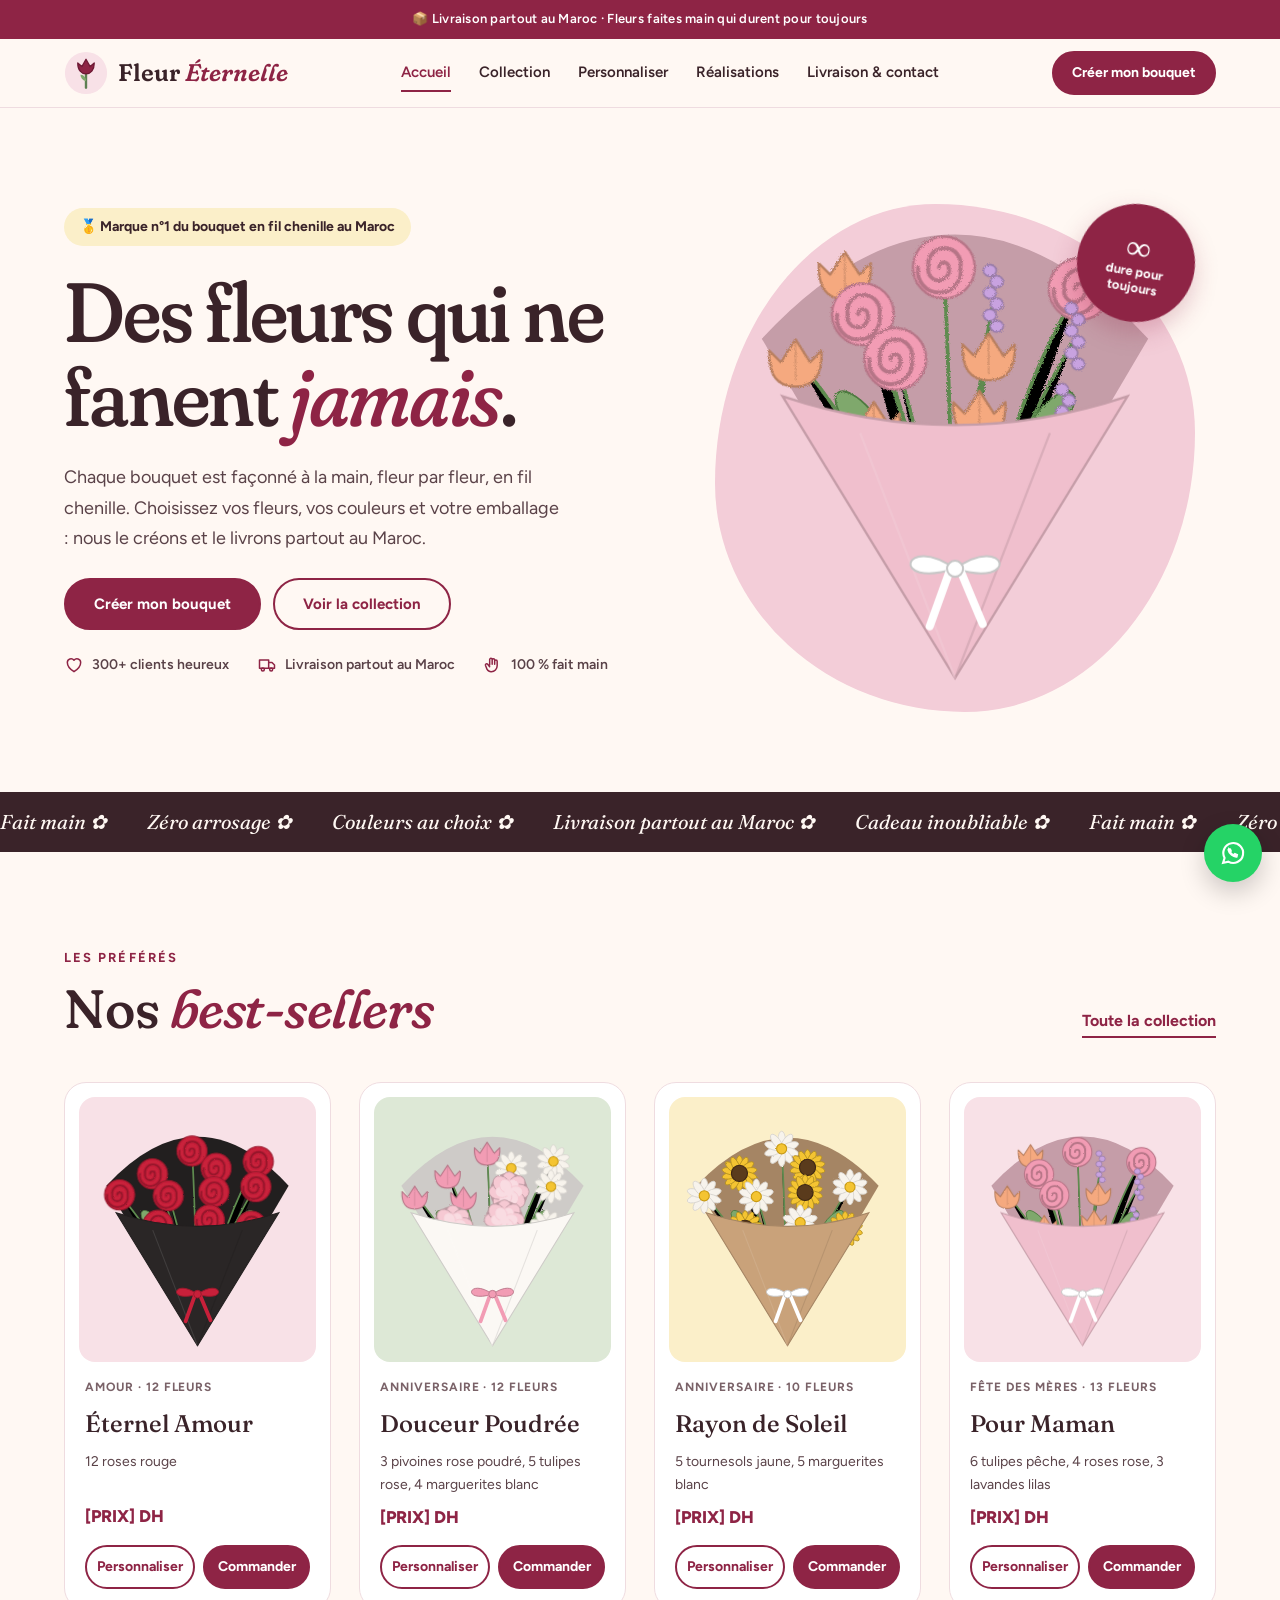
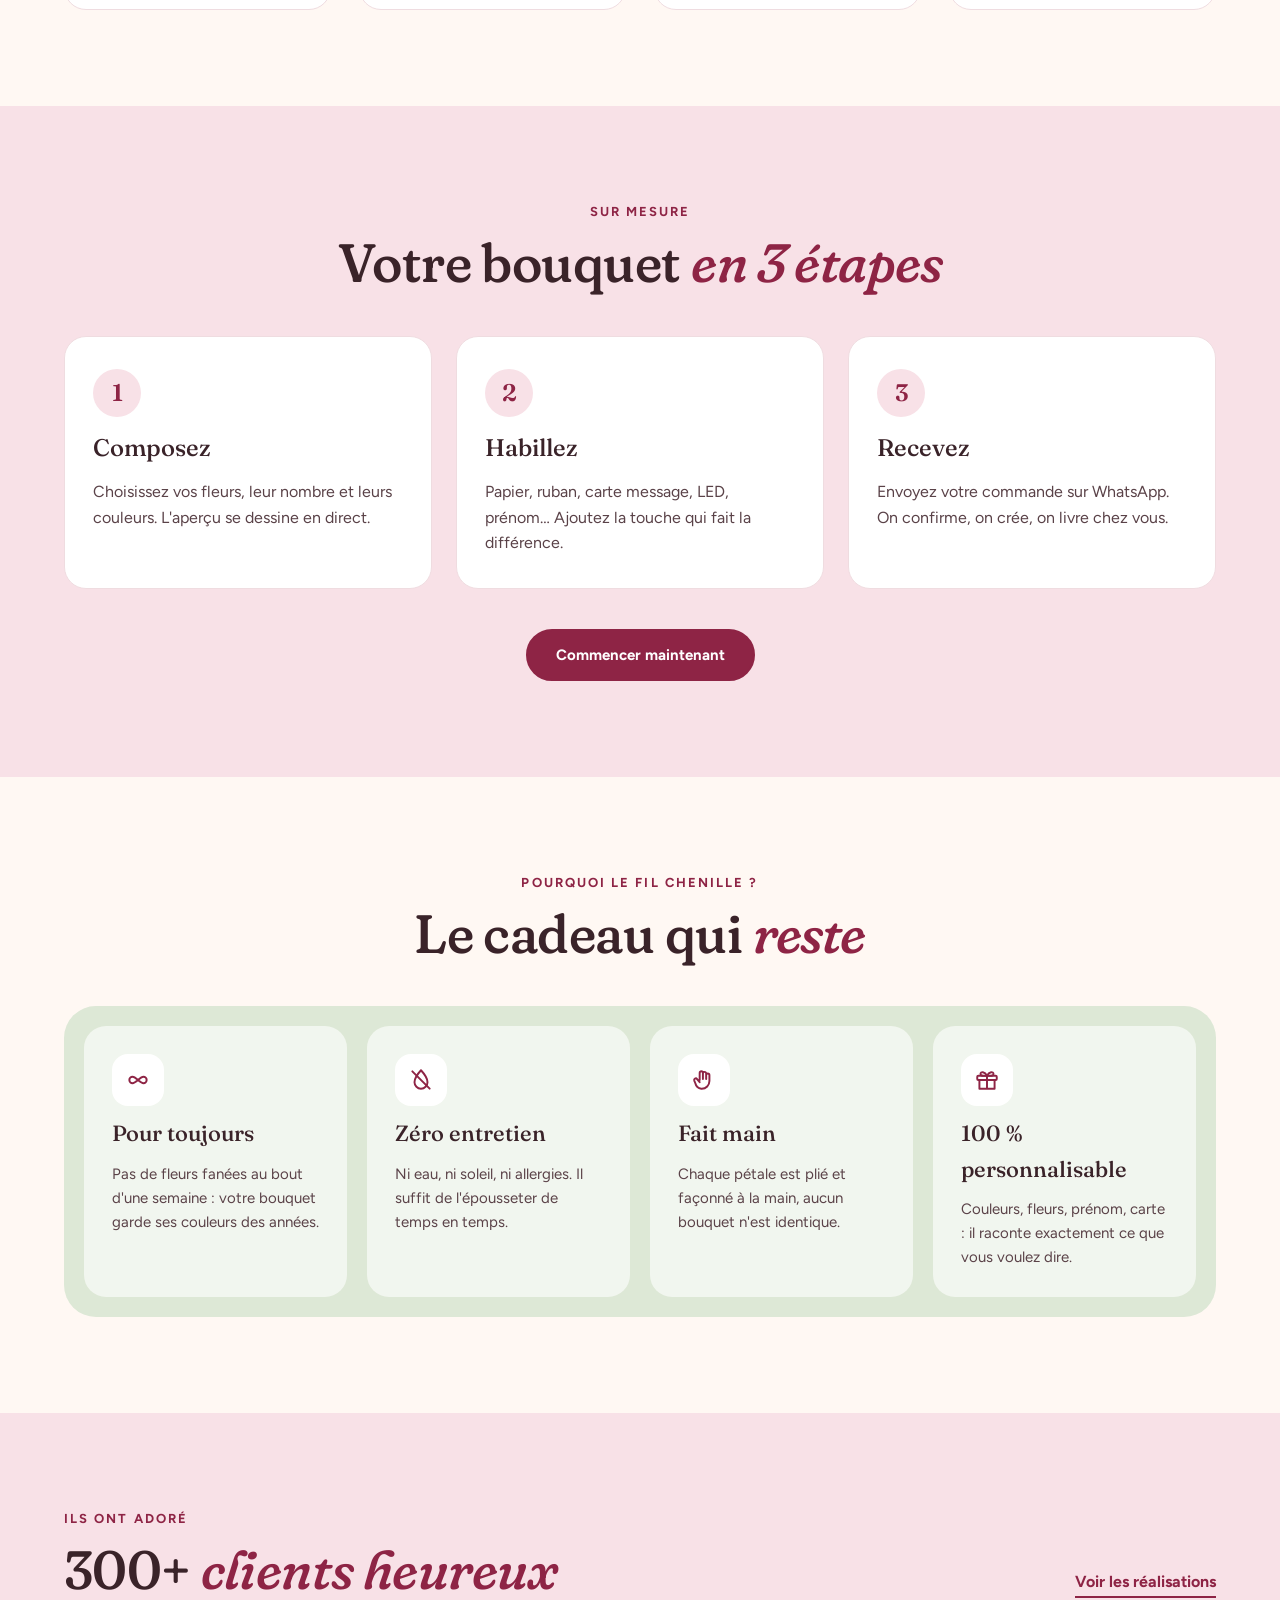
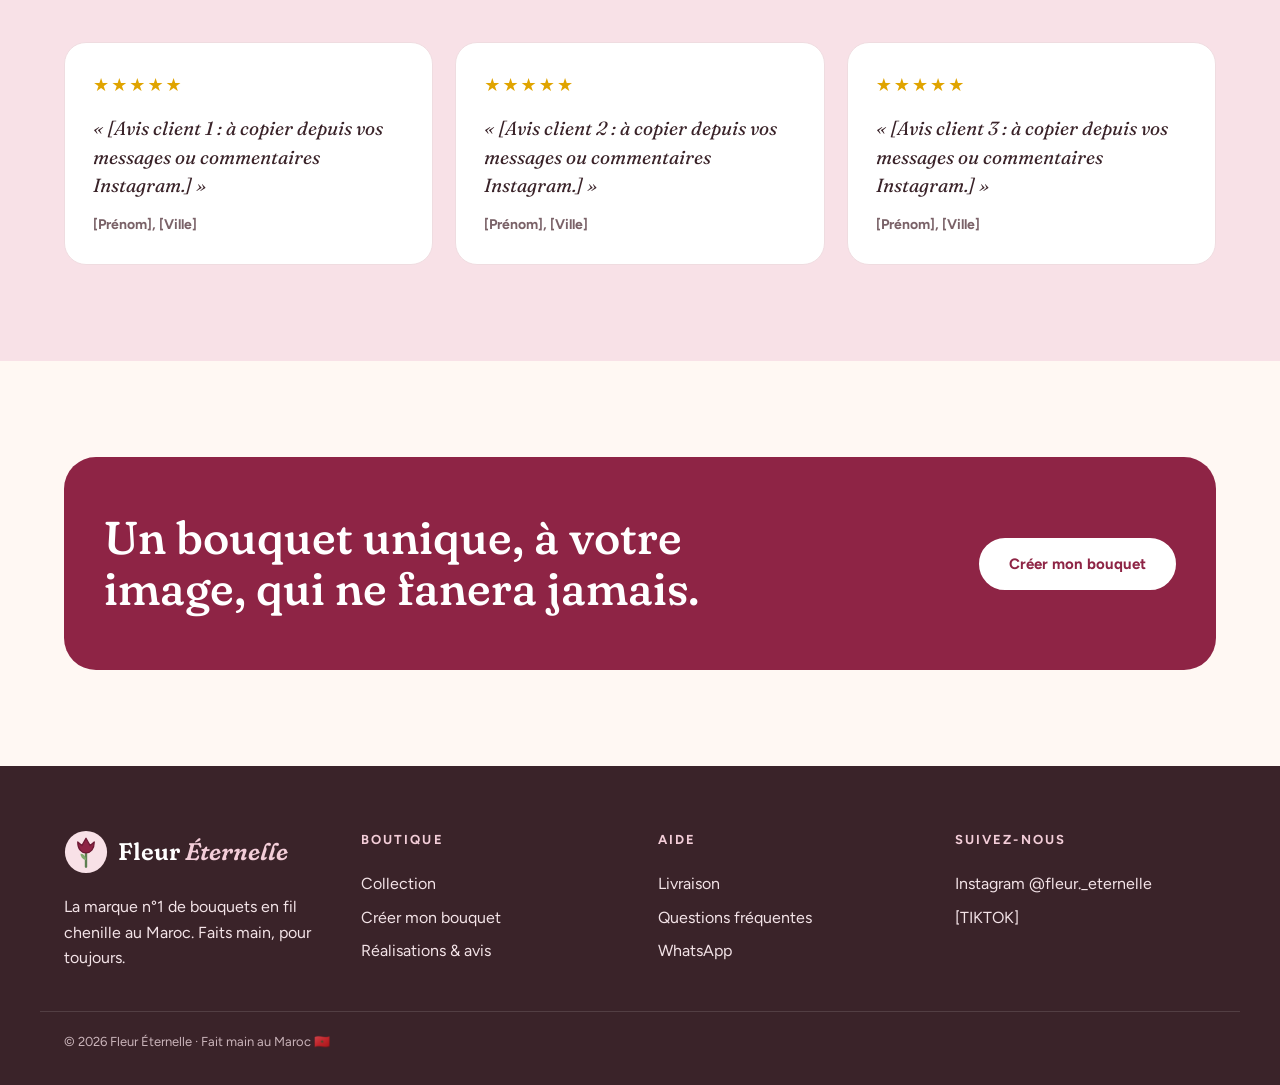
<file: index.html>
<!doctype html>
<html lang="fr">
<head>
<meta charset="utf-8">
<meta name="viewport" content="width=device-width, initial-scale=1">
<title>Fleur Éternelle — Bouquets en fil chenille faits main · Livraison Maroc</title>
<meta name="description" content="Fleur Éternelle, la marque n°1 de bouquets en fil chenille au Maroc. Fleurs faites main qui durent pour toujours, bouquets personnalisés, livraison partout au Maroc.">
<meta name="theme-color" content="#FFF8F3">
<link rel="preconnect" href="https://fonts.googleapis.com">
<link rel="preconnect" href="https://fonts.gstatic.com" crossorigin>
<link href="https://fonts.googleapis.com/css2?family=Figtree:wght@400;600;700;800&amp;family=Fraunces:ital,opsz,wght,SOFT,WONK@0,9..144,400..700,0..100,0..1;1,9..144,400..700,0..100,0..1&amp;display=swap" rel="stylesheet">
<link rel="stylesheet" href="style.css">
<script src="main.js" defer></script>
</head>
<body>
<div class="promo">📦 Livraison partout au Maroc · Fleurs faites main qui durent pour toujours</div>
<header class="header">
<div class="wrap">
<a class="brand" href="index.html" aria-label="Fleur Éternelle, accueil"><svg viewBox="0 0 48 48" aria-hidden="true"><circle cx="24" cy="24" r="23" fill="#F8E1E7"/><path d="M24 40V25" stroke="#5E7F52" stroke-width="2.6" stroke-linecap="round"/><path d="M24 33c-4-1-6-4-6-7 3 0 5 2 6 5" fill="#7FA86C"/><path d="M15 13c0 8 4 12 9 12s9-4 9-12l-4.5 4L24 9l-4.5 8z" fill="#8E2445" stroke="#6E1A35" stroke-width="1.4" stroke-linejoin="round"/></svg><b>Fleur <i>Éternelle</i></b></a>
<nav class="nav" id="nav" aria-label="Navigation principale">
<a href="index.html" aria-current="page">Accueil</a>
<a href="collection.html">Collection</a>
<a href="personnaliser.html">Personnaliser</a>
<a href="galerie.html">Réalisations</a>
<a href="livraison.html">Livraison & contact</a>
<a class="btn btn-fill" href="personnaliser.html">Créer mon bouquet</a>
</nav>
<a class="btn btn-fill btn-sm" href="personnaliser.html">Créer mon bouquet</a>
<button class="burger" type="button" aria-label="Menu" aria-expanded="false" aria-controls="nav"><svg width="22" height="22" viewBox="0 0 24 24" fill="none" stroke="currentColor" stroke-width="2" aria-hidden="true"><path d="M3 7h18M3 12h18M3 17h18"></path></svg></button>
</div>
</header>
<main>
<section class="hero">
<div class="wrap">
<div class="copy">
<span class="badge">🥇 Marque n°1 du bouquet en fil chenille au Maroc</span>
<h1>Des fleurs qui ne fanent <em>jamais</em>.</h1>
<p class="lead" style="max-width:500px">Chaque bouquet est façonné à la main, fleur par fleur, en fil chenille. Choisissez vos fleurs, vos couleurs et votre emballage : nous le créons et le livrons partout au Maroc.</p>
<div style="display:flex;flex-wrap:wrap;gap:12px">
<a class="btn btn-fill" href="personnaliser.html">Créer mon bouquet</a>
<a class="btn" href="collection.html">Voir la collection</a>
</div>
<div class="proof">
<span><svg width="20" height="20" viewBox="0 0 24 24" fill="none" stroke="currentColor" stroke-width="1.8" stroke-linecap="round" stroke-linejoin="round" aria-hidden="true"><path d="M12 20s-8-5-8-11a4.5 4.5 0 0 1 8-2.8A4.5 4.5 0 0 1 20 9c0 6-8 11-8 11z"/></svg> 300+ clients heureux</span>
<span><svg width="20" height="20" viewBox="0 0 24 24" fill="none" stroke="currentColor" stroke-width="1.8" stroke-linecap="round" stroke-linejoin="round" aria-hidden="true"><path d="M3 6h11v10H3zM14 9h4l3 3v4h-7"/><circle cx="7" cy="17.5" r="1.8"/><circle cx="17" cy="17.5" r="1.8"/></svg> Livraison partout au Maroc</span>
<span><svg width="20" height="20" viewBox="0 0 24 24" fill="none" stroke="currentColor" stroke-width="1.8" stroke-linecap="round" stroke-linejoin="round" aria-hidden="true"><path d="M8 12V5.5a1.5 1.5 0 0 1 3 0V11m0-5a1.5 1.5 0 0 1 3 0v5m0-3.5a1.5 1.5 0 0 1 3 0V13a7 7 0 0 1-7 7h-.5A6.5 6.5 0 0 1 4 15l-1-2.5a1.5 1.5 0 0 1 2.6-1.4L8 14"/></svg> 100 % fait main</span>
</div>
</div>
<div class="art"><div class="blob"></div><div data-model="maman" style="position:relative;z-index:1;width:100%;max-width:460px"></div><div class="sticker"><b>∞</b>dure pour<br>toujours</div></div>
</div>
</section>

<div class="marquee" aria-hidden="true"><div class="track">
<span>Fait main ✿</span><span>Zéro arrosage ✿</span><span>Couleurs au choix ✿</span><span>Livraison partout au Maroc ✿</span><span>Cadeau inoubliable ✿</span>
<span>Fait main ✿</span><span>Zéro arrosage ✿</span><span>Couleurs au choix ✿</span><span>Livraison partout au Maroc ✿</span><span>Cadeau inoubliable ✿</span>
</div></div>

<section class="wrap section">
<div class="row-head">
<div class="stack"><span class="eyebrow">Les préférés</span><h2 class="title">Nos <em>best-sellers</em></h2></div>
<a class="link" href="collection.html">Toute la collection</a>
</div>
<div class="products" id="bestsellers"></div>
</section>

<section class="tint">
<div class="wrap section">
<div class="center" style="margin-bottom:44px;gap:12px"><span class="eyebrow">Sur mesure</span><h2 class="title">Votre bouquet <em>en 3 étapes</em></h2></div>
<div class="steps">
<div class="step"><span class="n">1</span><h3>Composez</h3><p>Choisissez vos fleurs, leur nombre et leurs couleurs. L'aperçu se dessine en direct.</p></div>
<div class="step"><span class="n">2</span><h3>Habillez</h3><p>Papier, ruban, carte message, LED, prénom… Ajoutez la touche qui fait la différence.</p></div>
<div class="step"><span class="n">3</span><h3>Recevez</h3><p>Envoyez votre commande sur WhatsApp. On confirme, on crée, on livre chez vous.</p></div>
</div>
<div class="center" style="margin-top:40px"><a class="btn btn-fill" href="personnaliser.html">Commencer maintenant</a></div>
</div>
</section>

<section class="wrap section">
<div class="center" style="margin-bottom:44px;gap:12px"><span class="eyebrow">Pourquoi le fil chenille ?</span><h2 class="title">Le cadeau qui <em>reste</em></h2></div>
<div class="whys sage" style="padding:20px;border-radius:32px">
<div class="why"><span class="ic"><svg width="26" height="26" viewBox="0 0 24 24" fill="none" stroke="currentColor" stroke-width="1.8" stroke-linecap="round" stroke-linejoin="round" aria-hidden="true"><path d="M7 9a3 3 0 1 0 0 6c3 0 7-6 10-6a3 3 0 1 1 0 6c-3 0-7-6-10-6z"/></svg></span><h3>Pour toujours</h3><p>Pas de fleurs fanées au bout d'une semaine : votre bouquet garde ses couleurs des années.</p></div>
<div class="why"><span class="ic"><svg width="26" height="26" viewBox="0 0 24 24" fill="none" stroke="currentColor" stroke-width="1.8" stroke-linecap="round" stroke-linejoin="round" aria-hidden="true"><path d="M12 3s6 6.5 6 11a6 6 0 0 1-12 0c0-4.5 6-11 6-11z"/><path d="M4 4l16 16"/></svg></span><h3>Zéro entretien</h3><p>Ni eau, ni soleil, ni allergies. Il suffit de l'épousseter de temps en temps.</p></div>
<div class="why"><span class="ic"><svg width="26" height="26" viewBox="0 0 24 24" fill="none" stroke="currentColor" stroke-width="1.8" stroke-linecap="round" stroke-linejoin="round" aria-hidden="true"><path d="M8 12V5.5a1.5 1.5 0 0 1 3 0V11m0-5a1.5 1.5 0 0 1 3 0v5m0-3.5a1.5 1.5 0 0 1 3 0V13a7 7 0 0 1-7 7h-.5A6.5 6.5 0 0 1 4 15l-1-2.5a1.5 1.5 0 0 1 2.6-1.4L8 14"/></svg></span><h3>Fait main</h3><p>Chaque pétale est plié et façonné à la main, aucun bouquet n'est identique.</p></div>
<div class="why"><span class="ic"><svg width="26" height="26" viewBox="0 0 24 24" fill="none" stroke="currentColor" stroke-width="1.8" stroke-linecap="round" stroke-linejoin="round" aria-hidden="true"><rect x="3" y="8" width="18" height="4" rx="1"/><path d="M5 12v8h14v-8M12 8v12M12 8c-2-4-6-4-6-1.5S10 8 12 8zm0 0c2-4 6-4 6-1.5S14 8 12 8z"/></svg></span><h3>100 % personnalisable</h3><p>Couleurs, fleurs, prénom, carte : il raconte exactement ce que vous voulez dire.</p></div>
</div>
</section>

<section class="tint">
<div class="wrap section">
<div class="row-head">
<div class="stack"><span class="eyebrow">Ils ont adoré</span><h2 class="title">300+ <em>clients heureux</em></h2></div>
<a class="link" href="galerie.html">Voir les réalisations</a>
</div>
<div class="reviews"><article class="review"><span class="stars" aria-label="5 étoiles sur 5">★★★★★</span><blockquote>« [Avis client 1 : à copier depuis vos messages ou commentaires Instagram.] »</blockquote><span class="who">[Prénom], [Ville]</span></article>
<article class="review"><span class="stars" aria-label="5 étoiles sur 5">★★★★★</span><blockquote>« [Avis client 2 : à copier depuis vos messages ou commentaires Instagram.] »</blockquote><span class="who">[Prénom], [Ville]</span></article>
<article class="review"><span class="stars" aria-label="5 étoiles sur 5">★★★★★</span><blockquote>« [Avis client 3 : à copier depuis vos messages ou commentaires Instagram.] »</blockquote><span class="who">[Prénom], [Ville]</span></article></div>
</div>
</section>
<div style="height:96px"></div>
</main>
<section class="wrap" style="padding-bottom:96px">
<div class="cta">
<h2>Un bouquet unique, à votre image, qui ne fanera jamais.</h2>
<a class="btn" href="personnaliser.html">Créer mon bouquet</a>
</div>
</section>
<footer class="footer">
<div class="wrap cols">
<div><a class="brand" href="index.html" aria-label="Fleur Éternelle, accueil"><svg viewBox="0 0 48 48" aria-hidden="true"><circle cx="24" cy="24" r="23" fill="#F8E1E7"/><path d="M24 40V25" stroke="#5E7F52" stroke-width="2.6" stroke-linecap="round"/><path d="M24 33c-4-1-6-4-6-7 3 0 5 2 6 5" fill="#7FA86C"/><path d="M15 13c0 8 4 12 9 12s9-4 9-12l-4.5 4L24 9l-4.5 8z" fill="#8E2445" stroke="#6E1A35" stroke-width="1.4" stroke-linejoin="round"/></svg><b>Fleur <i>Éternelle</i></b></a><p style="margin-top:12px">La marque n°1 de bouquets en fil chenille au Maroc. Faits main, pour toujours.</p></div>
<div><h3>Boutique</h3><a href="collection.html">Collection</a><a href="personnaliser.html">Créer mon bouquet</a><a href="galerie.html">Réalisations &amp; avis</a></div>
<div><h3>Aide</h3><a href="livraison.html">Livraison</a><a href="livraison.html#faq">Questions fréquentes</a><a href="#" data-wa="Bonjour Fleur Éternelle !">WhatsApp</a></div>
<div><h3>Suivez-nous</h3><a href="https://www.instagram.com/fleur._eternelle/" target="_blank" rel="noopener">Instagram @fleur._eternelle</a><span>[TIKTOK]</span></div>
</div>
<div class="wrap copy">© 2026 Fleur Éternelle · Fait main au Maroc 🇲🇦</div>
</footer>
<a class="wa-float" href="#" data-wa="Bonjour Fleur Éternelle ! 💐" aria-label="Écrire sur WhatsApp"><svg width="28" height="28" viewBox="0 0 24 24" fill="none" stroke="currentColor" stroke-width="1.8" aria-hidden="true"><path d="M3.5 20.5l1.3-4.3A8.5 8.5 0 1 1 8 19.4z"></path><path d="M9 9.5c.3 1.8 1.7 3.6 3.6 4.4l1-1 1.8.8-.3 1.4c-2.7.3-6.4-2.6-6.9-5.6l1.4-.4.8 1.8z"></path></svg></a>
</body>
</html>
</file>
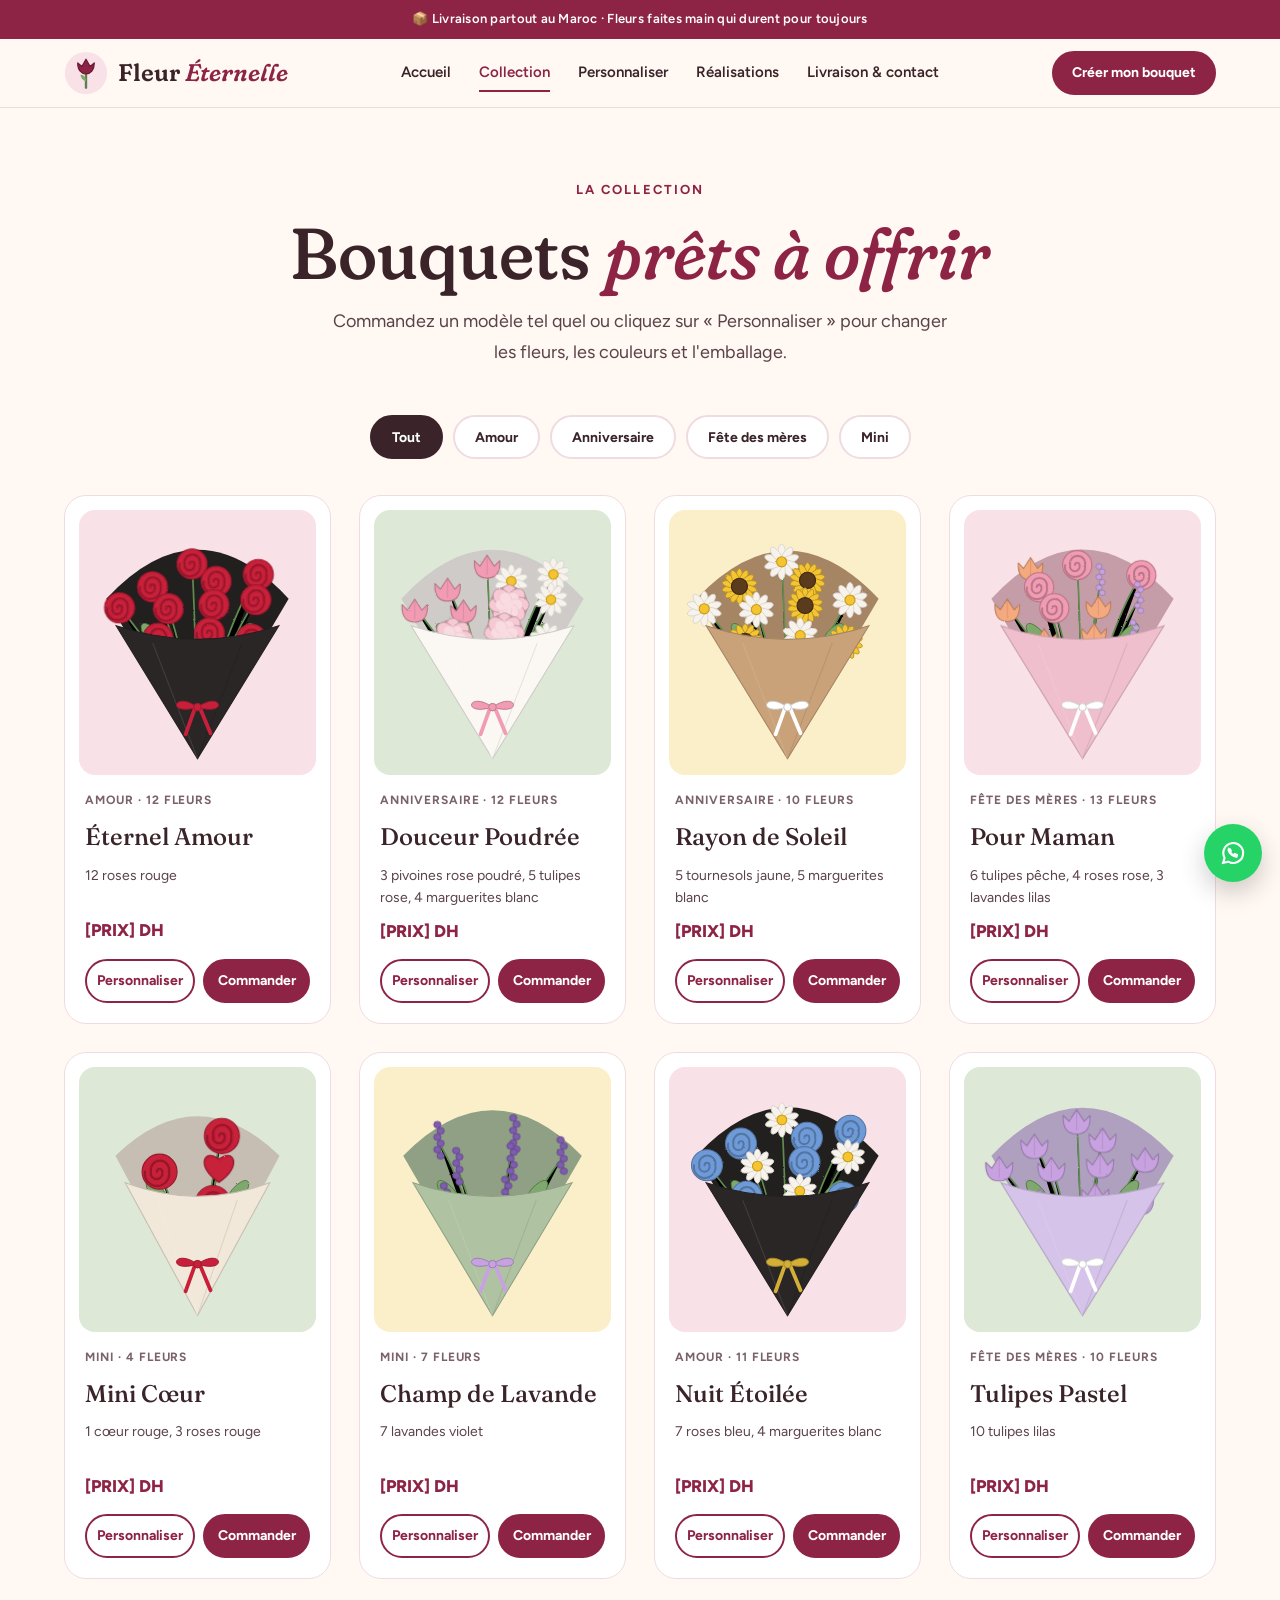
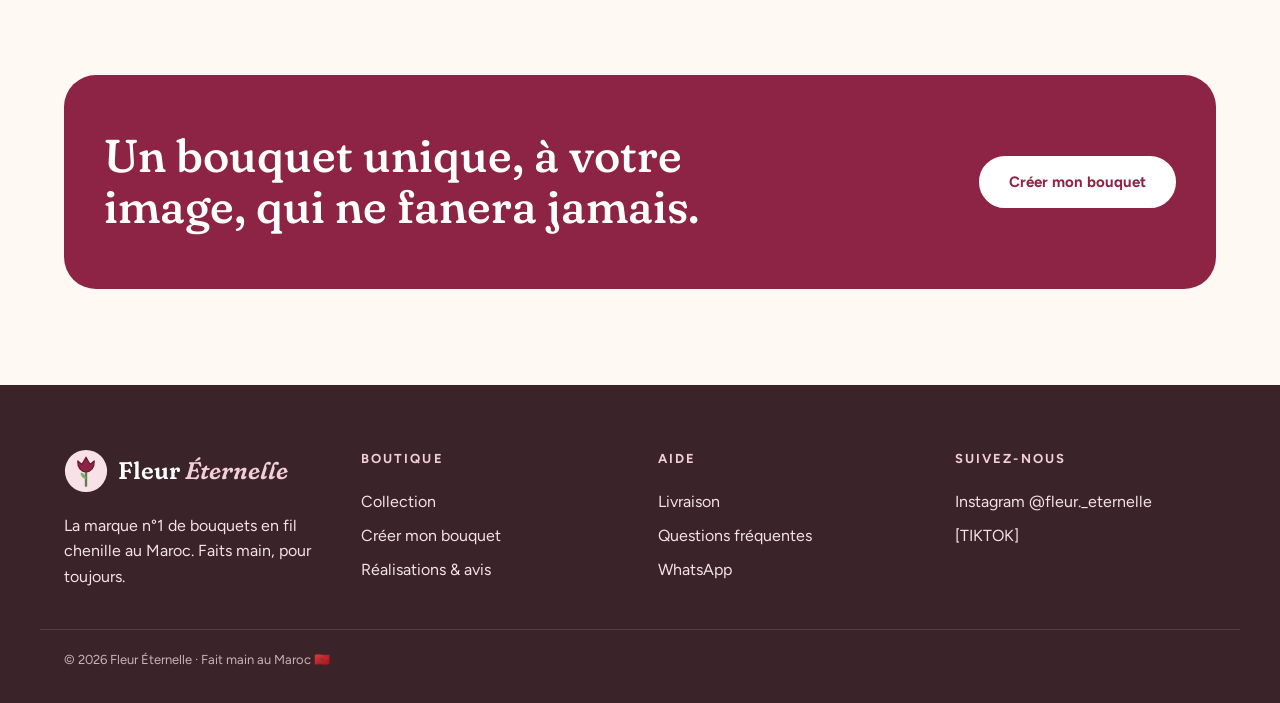
<file: collection.html>
<!doctype html>
<html lang="fr">
<head>
<meta charset="utf-8">
<meta name="viewport" content="width=device-width, initial-scale=1">
<title>Collection — Fleur Éternelle</title>
<meta name="description" content="Bouquets en fil chenille prêts à commander : amour, anniversaire, fête des mères, mini bouquets. Livraison partout au Maroc.">
<meta name="theme-color" content="#FFF8F3">
<link rel="preconnect" href="https://fonts.googleapis.com">
<link rel="preconnect" href="https://fonts.gstatic.com" crossorigin>
<link href="https://fonts.googleapis.com/css2?family=Figtree:wght@400;600;700;800&amp;family=Fraunces:ital,opsz,wght,SOFT,WONK@0,9..144,400..700,0..100,0..1;1,9..144,400..700,0..100,0..1&amp;display=swap" rel="stylesheet">
<link rel="stylesheet" href="style.css">
<script src="main.js" defer></script>
</head>
<body>
<div class="promo">📦 Livraison partout au Maroc · Fleurs faites main qui durent pour toujours</div>
<header class="header">
<div class="wrap">
<a class="brand" href="index.html" aria-label="Fleur Éternelle, accueil"><svg viewBox="0 0 48 48" aria-hidden="true"><circle cx="24" cy="24" r="23" fill="#F8E1E7"/><path d="M24 40V25" stroke="#5E7F52" stroke-width="2.6" stroke-linecap="round"/><path d="M24 33c-4-1-6-4-6-7 3 0 5 2 6 5" fill="#7FA86C"/><path d="M15 13c0 8 4 12 9 12s9-4 9-12l-4.5 4L24 9l-4.5 8z" fill="#8E2445" stroke="#6E1A35" stroke-width="1.4" stroke-linejoin="round"/></svg><b>Fleur <i>Éternelle</i></b></a>
<nav class="nav" id="nav" aria-label="Navigation principale">
<a href="index.html">Accueil</a>
<a href="collection.html" aria-current="page">Collection</a>
<a href="personnaliser.html">Personnaliser</a>
<a href="galerie.html">Réalisations</a>
<a href="livraison.html">Livraison & contact</a>
<a class="btn btn-fill" href="personnaliser.html">Créer mon bouquet</a>
</nav>
<a class="btn btn-fill btn-sm" href="personnaliser.html">Créer mon bouquet</a>
<button class="burger" type="button" aria-label="Menu" aria-expanded="false" aria-controls="nav"><svg width="22" height="22" viewBox="0 0 24 24" fill="none" stroke="currentColor" stroke-width="2" aria-hidden="true"><path d="M3 7h18M3 12h18M3 17h18"></path></svg></button>
</div>
</header>
<section class="wrap pagehead"><span class="eyebrow">La collection</span><h1>Bouquets <em>prêts à offrir</em></h1><p class="lead">Commandez un modèle tel quel ou cliquez sur « Personnaliser » pour changer les fleurs, les couleurs et l'emballage.</p></section>
<main>
<section class="wrap">
<div class="filters" id="filters" role="group" aria-label="Filtrer par occasion"><button type="button" class="pill on" data-occ="Tout" aria-pressed="true">Tout</button><button type="button" class="pill" data-occ="Amour" aria-pressed="false">Amour</button><button type="button" class="pill" data-occ="Anniversaire" aria-pressed="false">Anniversaire</button><button type="button" class="pill" data-occ="Fête des mères" aria-pressed="false">Fête des mères</button><button type="button" class="pill" data-occ="Mini" aria-pressed="false">Mini</button></div>
</section>
<section class="wrap" style="padding-top:36px;padding-bottom:96px">
<div class="products" id="collection"></div>
</section>
</main>
<section class="wrap" style="padding-bottom:96px">
<div class="cta">
<h2>Un bouquet unique, à votre image, qui ne fanera jamais.</h2>
<a class="btn" href="personnaliser.html">Créer mon bouquet</a>
</div>
</section>
<footer class="footer">
<div class="wrap cols">
<div><a class="brand" href="index.html" aria-label="Fleur Éternelle, accueil"><svg viewBox="0 0 48 48" aria-hidden="true"><circle cx="24" cy="24" r="23" fill="#F8E1E7"/><path d="M24 40V25" stroke="#5E7F52" stroke-width="2.6" stroke-linecap="round"/><path d="M24 33c-4-1-6-4-6-7 3 0 5 2 6 5" fill="#7FA86C"/><path d="M15 13c0 8 4 12 9 12s9-4 9-12l-4.5 4L24 9l-4.5 8z" fill="#8E2445" stroke="#6E1A35" stroke-width="1.4" stroke-linejoin="round"/></svg><b>Fleur <i>Éternelle</i></b></a><p style="margin-top:12px">La marque n°1 de bouquets en fil chenille au Maroc. Faits main, pour toujours.</p></div>
<div><h3>Boutique</h3><a href="collection.html">Collection</a><a href="personnaliser.html">Créer mon bouquet</a><a href="galerie.html">Réalisations &amp; avis</a></div>
<div><h3>Aide</h3><a href="livraison.html">Livraison</a><a href="livraison.html#faq">Questions fréquentes</a><a href="#" data-wa="Bonjour Fleur Éternelle !">WhatsApp</a></div>
<div><h3>Suivez-nous</h3><a href="https://www.instagram.com/fleur._eternelle/" target="_blank" rel="noopener">Instagram @fleur._eternelle</a><span>[TIKTOK]</span></div>
</div>
<div class="wrap copy">© 2026 Fleur Éternelle · Fait main au Maroc 🇲🇦</div>
</footer>
<a class="wa-float" href="#" data-wa="Bonjour Fleur Éternelle ! 💐" aria-label="Écrire sur WhatsApp"><svg width="28" height="28" viewBox="0 0 24 24" fill="none" stroke="currentColor" stroke-width="1.8" aria-hidden="true"><path d="M3.5 20.5l1.3-4.3A8.5 8.5 0 1 1 8 19.4z"></path><path d="M9 9.5c.3 1.8 1.7 3.6 3.6 4.4l1-1 1.8.8-.3 1.4c-2.7.3-6.4-2.6-6.9-5.6l1.4-.4.8 1.8z"></path></svg></a>
</body>
</html>
</file>
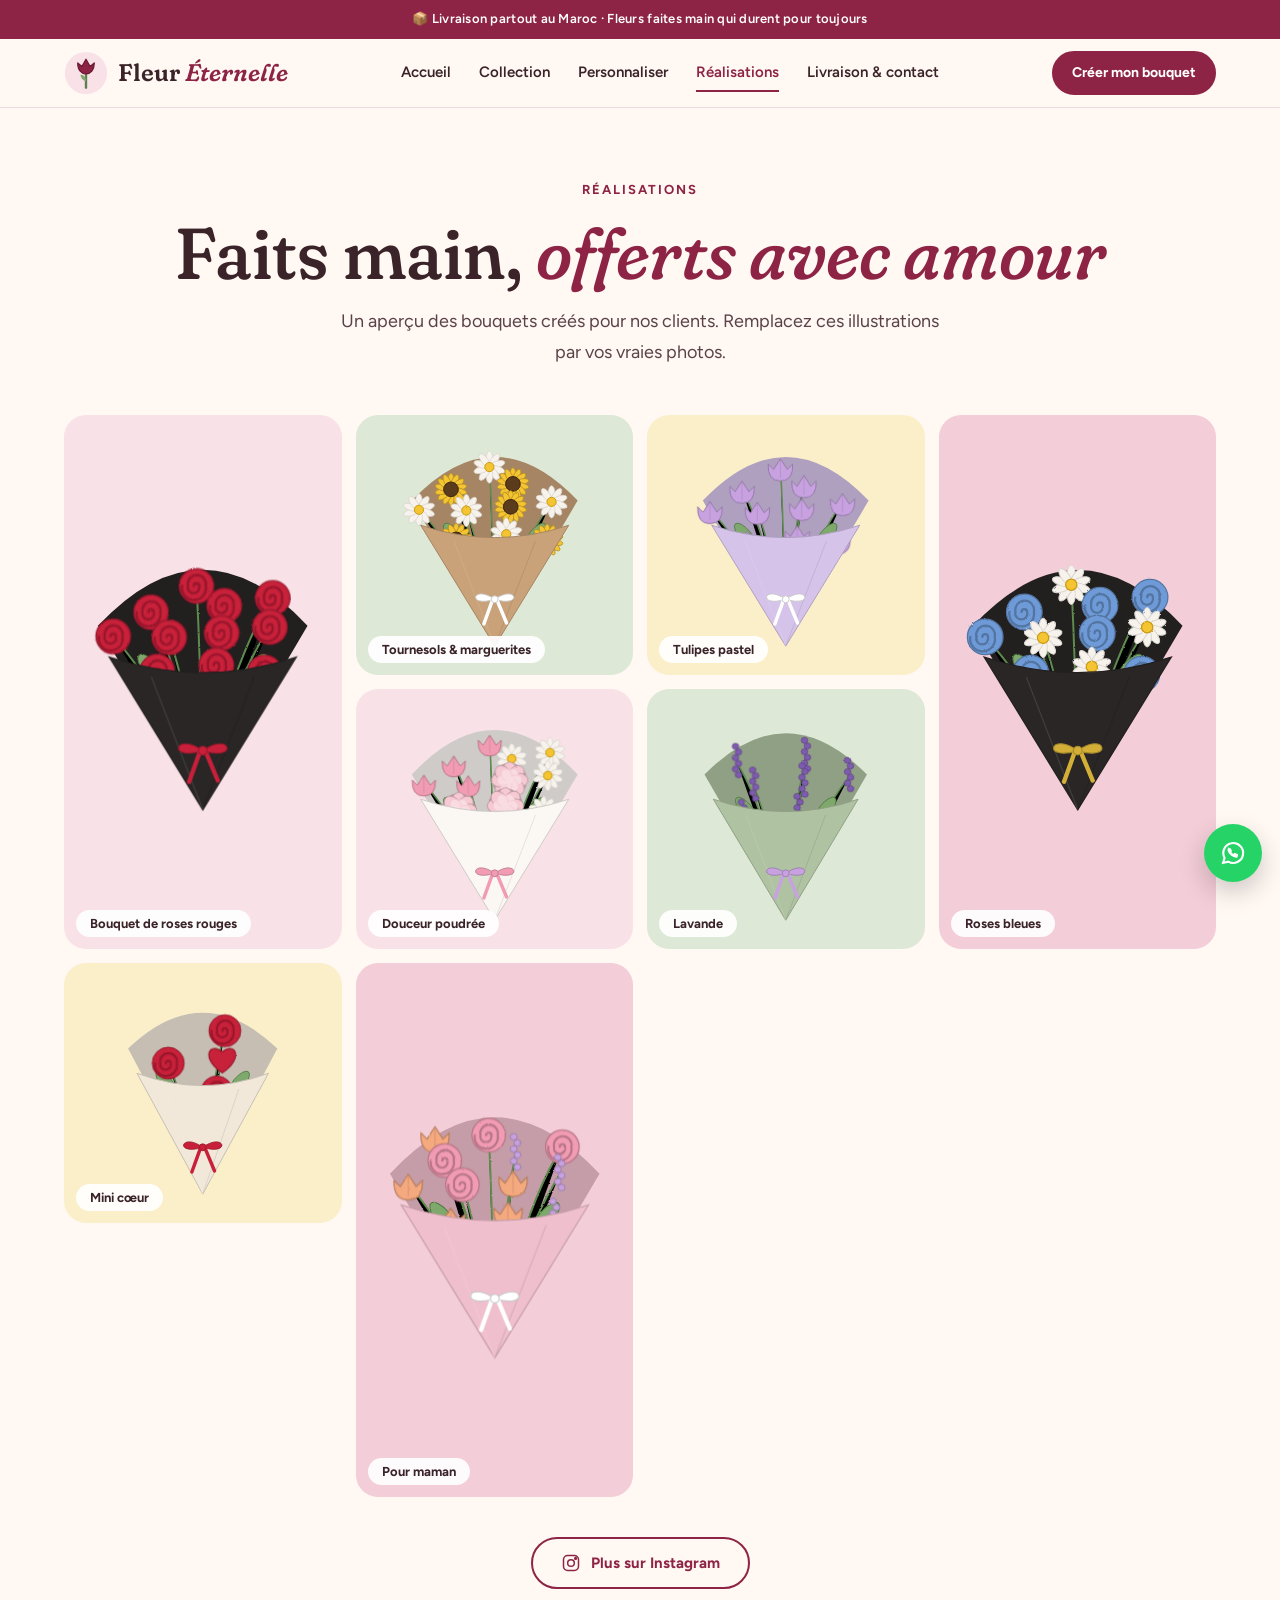
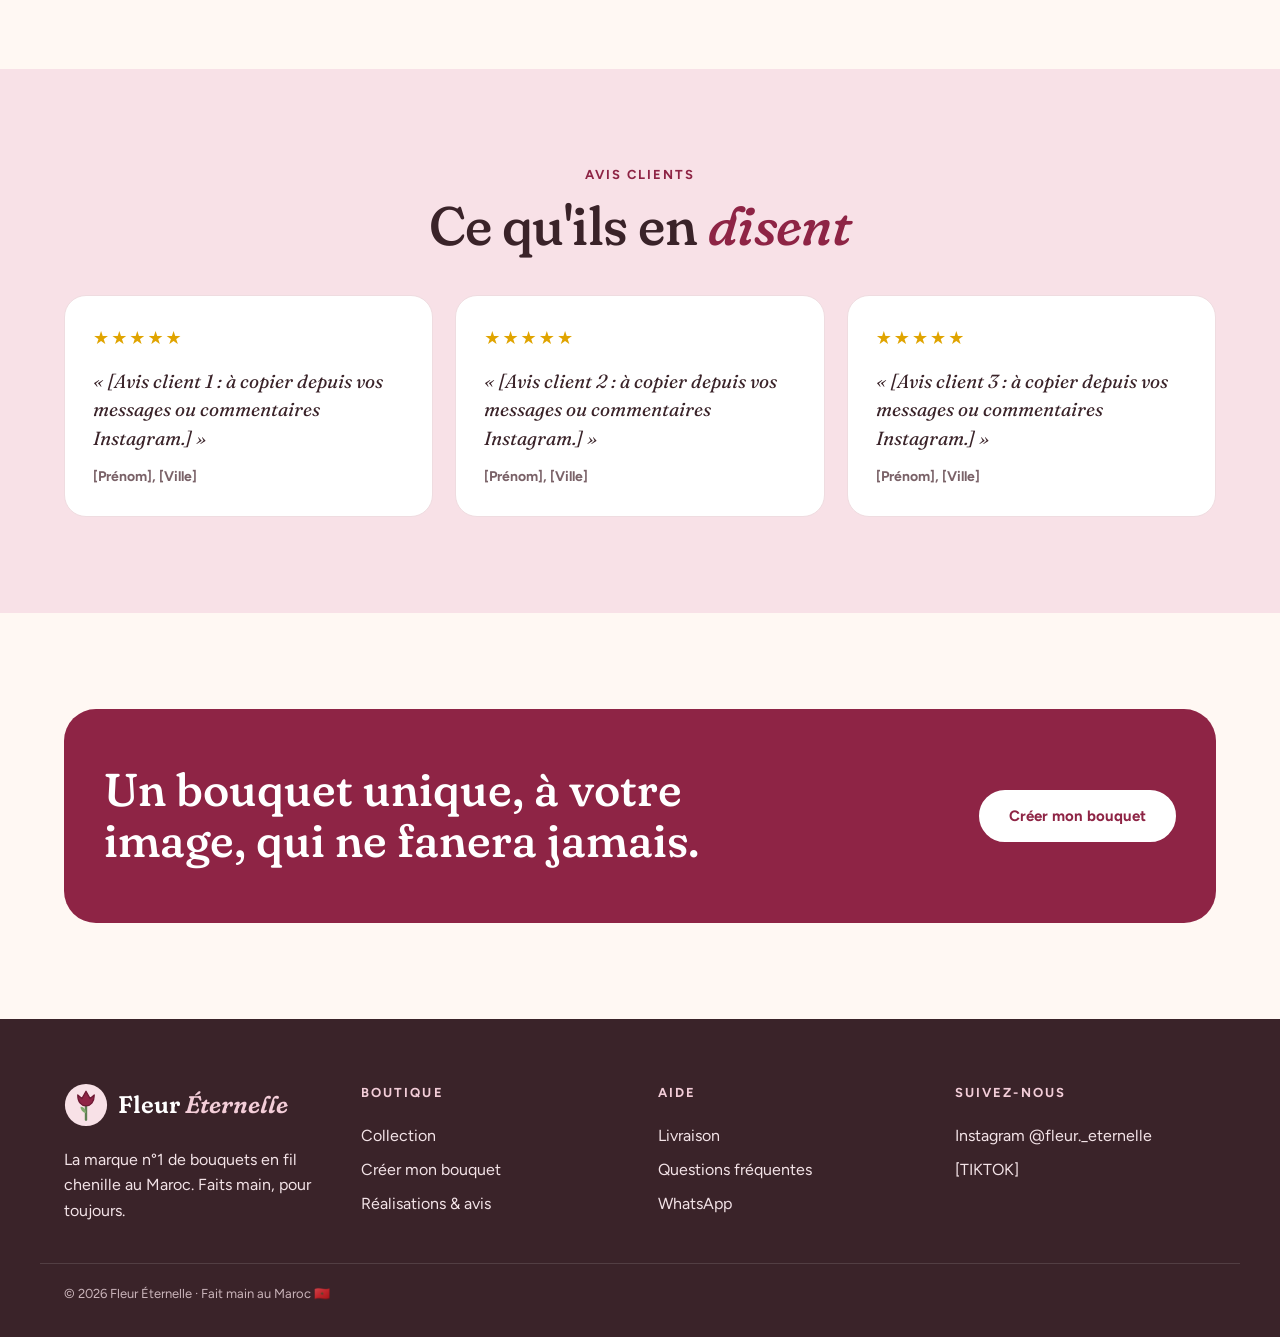
<file: galerie.html>
<!doctype html>
<html lang="fr">
<head>
<meta charset="utf-8">
<meta name="viewport" content="width=device-width, initial-scale=1">
<title>Réalisations & avis — Fleur Éternelle</title>
<meta name="description" content="Les bouquets en fil chenille réalisés pour nos clients et leurs avis.">
<meta name="theme-color" content="#FFF8F3">
<link rel="preconnect" href="https://fonts.googleapis.com">
<link rel="preconnect" href="https://fonts.gstatic.com" crossorigin>
<link href="https://fonts.googleapis.com/css2?family=Figtree:wght@400;600;700;800&amp;family=Fraunces:ital,opsz,wght,SOFT,WONK@0,9..144,400..700,0..100,0..1;1,9..144,400..700,0..100,0..1&amp;display=swap" rel="stylesheet">
<link rel="stylesheet" href="style.css">
<script src="main.js" defer></script>
</head>
<body>
<div class="promo">📦 Livraison partout au Maroc · Fleurs faites main qui durent pour toujours</div>
<header class="header">
<div class="wrap">
<a class="brand" href="index.html" aria-label="Fleur Éternelle, accueil"><svg viewBox="0 0 48 48" aria-hidden="true"><circle cx="24" cy="24" r="23" fill="#F8E1E7"/><path d="M24 40V25" stroke="#5E7F52" stroke-width="2.6" stroke-linecap="round"/><path d="M24 33c-4-1-6-4-6-7 3 0 5 2 6 5" fill="#7FA86C"/><path d="M15 13c0 8 4 12 9 12s9-4 9-12l-4.5 4L24 9l-4.5 8z" fill="#8E2445" stroke="#6E1A35" stroke-width="1.4" stroke-linejoin="round"/></svg><b>Fleur <i>Éternelle</i></b></a>
<nav class="nav" id="nav" aria-label="Navigation principale">
<a href="index.html">Accueil</a>
<a href="collection.html">Collection</a>
<a href="personnaliser.html">Personnaliser</a>
<a href="galerie.html" aria-current="page">Réalisations</a>
<a href="livraison.html">Livraison & contact</a>
<a class="btn btn-fill" href="personnaliser.html">Créer mon bouquet</a>
</nav>
<a class="btn btn-fill btn-sm" href="personnaliser.html">Créer mon bouquet</a>
<button class="burger" type="button" aria-label="Menu" aria-expanded="false" aria-controls="nav"><svg width="22" height="22" viewBox="0 0 24 24" fill="none" stroke="currentColor" stroke-width="2" aria-hidden="true"><path d="M3 7h18M3 12h18M3 17h18"></path></svg></button>
</div>
</header>
<section class="wrap pagehead"><span class="eyebrow">Réalisations</span><h1>Faits main, <em>offerts avec amour</em></h1><p class="lead">Un aperçu des bouquets créés pour nos clients. Remplacez ces illustrations par vos vraies photos.</p></section>
<main>
<section class="wrap" style="padding-bottom:80px">
<div class="gallery" id="gallery">
<button type="button" class="tall" aria-label="Bouquet de roses rouges"><span class="gi" data-model="eternel-amour"></span><span class="cap">Bouquet de roses rouges</span></button>
<button type="button" aria-label="Tournesols & marguerites"><span class="gi" data-model="soleil"></span><span class="cap">Tournesols & marguerites</span></button>
<button type="button" aria-label="Tulipes pastel"><span class="gi" data-model="tulipes"></span><span class="cap">Tulipes pastel</span></button>
<button type="button" class="tall" aria-label="Roses bleues"><span class="gi" data-model="nuit"></span><span class="cap">Roses bleues</span></button>
<button type="button" aria-label="Douceur poudrée"><span class="gi" data-model="douceur"></span><span class="cap">Douceur poudrée</span></button>
<button type="button" aria-label="Lavande"><span class="gi" data-model="provence"></span><span class="cap">Lavande</span></button>
<button type="button" aria-label="Mini cœur"><span class="gi" data-model="mini-coeur"></span><span class="cap">Mini cœur</span></button>
<button type="button" class="tall" aria-label="Pour maman"><span class="gi" data-model="maman"></span><span class="cap">Pour maman</span></button>
</div>
<div class="center" style="margin-top:40px"><a class="btn" href="https://www.instagram.com/fleur._eternelle/" target="_blank" rel="noopener"><svg width="20" height="20" viewBox="0 0 24 24" fill="none" stroke="currentColor" stroke-width="1.8" stroke-linecap="round" stroke-linejoin="round" aria-hidden="true"><rect x="3" y="3" width="18" height="18" rx="5"/><circle cx="12" cy="12" r="4"/><circle cx="17.5" cy="6.5" r="1" fill="currentColor"/></svg> Plus sur Instagram</a></div>
</section>
<section class="tint">
<div class="wrap section">
<div class="center" style="margin-bottom:40px;gap:12px"><span class="eyebrow">Avis clients</span><h2 class="title">Ce qu'ils en <em>disent</em></h2></div>
<div class="reviews"><article class="review"><span class="stars" aria-label="5 étoiles sur 5">★★★★★</span><blockquote>« [Avis client 1 : à copier depuis vos messages ou commentaires Instagram.] »</blockquote><span class="who">[Prénom], [Ville]</span></article>
<article class="review"><span class="stars" aria-label="5 étoiles sur 5">★★★★★</span><blockquote>« [Avis client 2 : à copier depuis vos messages ou commentaires Instagram.] »</blockquote><span class="who">[Prénom], [Ville]</span></article>
<article class="review"><span class="stars" aria-label="5 étoiles sur 5">★★★★★</span><blockquote>« [Avis client 3 : à copier depuis vos messages ou commentaires Instagram.] »</blockquote><span class="who">[Prénom], [Ville]</span></article></div>
</div>
</section>
<div style="height:96px"></div>
</main>
<div class="lightbox" id="lightbox" role="dialog" aria-modal="true" aria-label="Bouquet agrandi">
<button type="button" class="close" aria-label="Fermer"><svg width="18" height="18" viewBox="0 0 24 24" fill="none" stroke="currentColor" stroke-width="2" aria-hidden="true"><path d="M5 5l14 14M19 5L5 19"></path></svg></button>
<div class="lb-inner"></div>
<span class="lcap"></span>
</div>
<section class="wrap" style="padding-bottom:96px">
<div class="cta">
<h2>Un bouquet unique, à votre image, qui ne fanera jamais.</h2>
<a class="btn" href="personnaliser.html">Créer mon bouquet</a>
</div>
</section>
<footer class="footer">
<div class="wrap cols">
<div><a class="brand" href="index.html" aria-label="Fleur Éternelle, accueil"><svg viewBox="0 0 48 48" aria-hidden="true"><circle cx="24" cy="24" r="23" fill="#F8E1E7"/><path d="M24 40V25" stroke="#5E7F52" stroke-width="2.6" stroke-linecap="round"/><path d="M24 33c-4-1-6-4-6-7 3 0 5 2 6 5" fill="#7FA86C"/><path d="M15 13c0 8 4 12 9 12s9-4 9-12l-4.5 4L24 9l-4.5 8z" fill="#8E2445" stroke="#6E1A35" stroke-width="1.4" stroke-linejoin="round"/></svg><b>Fleur <i>Éternelle</i></b></a><p style="margin-top:12px">La marque n°1 de bouquets en fil chenille au Maroc. Faits main, pour toujours.</p></div>
<div><h3>Boutique</h3><a href="collection.html">Collection</a><a href="personnaliser.html">Créer mon bouquet</a><a href="galerie.html">Réalisations &amp; avis</a></div>
<div><h3>Aide</h3><a href="livraison.html">Livraison</a><a href="livraison.html#faq">Questions fréquentes</a><a href="#" data-wa="Bonjour Fleur Éternelle !">WhatsApp</a></div>
<div><h3>Suivez-nous</h3><a href="https://www.instagram.com/fleur._eternelle/" target="_blank" rel="noopener">Instagram @fleur._eternelle</a><span>[TIKTOK]</span></div>
</div>
<div class="wrap copy">© 2026 Fleur Éternelle · Fait main au Maroc 🇲🇦</div>
</footer>
<a class="wa-float" href="#" data-wa="Bonjour Fleur Éternelle ! 💐" aria-label="Écrire sur WhatsApp"><svg width="28" height="28" viewBox="0 0 24 24" fill="none" stroke="currentColor" stroke-width="1.8" aria-hidden="true"><path d="M3.5 20.5l1.3-4.3A8.5 8.5 0 1 1 8 19.4z"></path><path d="M9 9.5c.3 1.8 1.7 3.6 3.6 4.4l1-1 1.8.8-.3 1.4c-2.7.3-6.4-2.6-6.9-5.6l1.4-.4.8 1.8z"></path></svg></a>
</body>
</html>
</file>
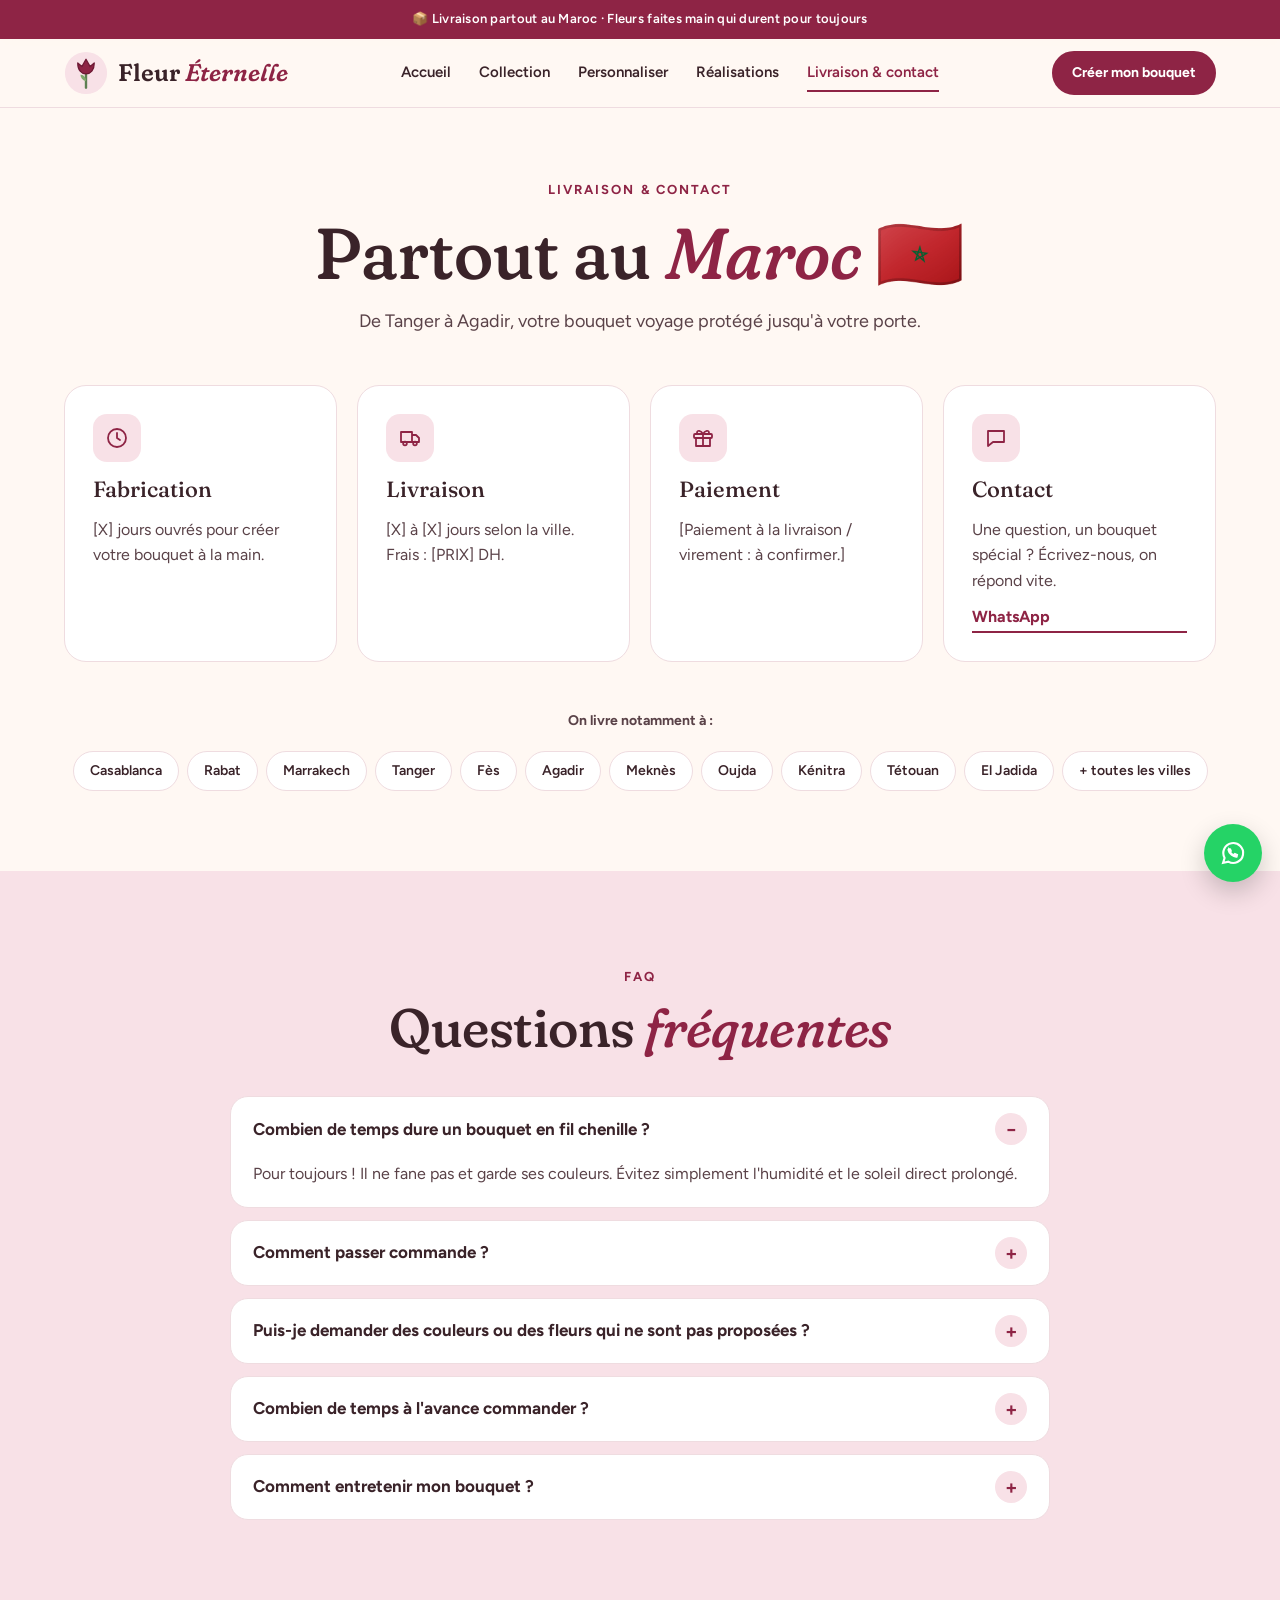
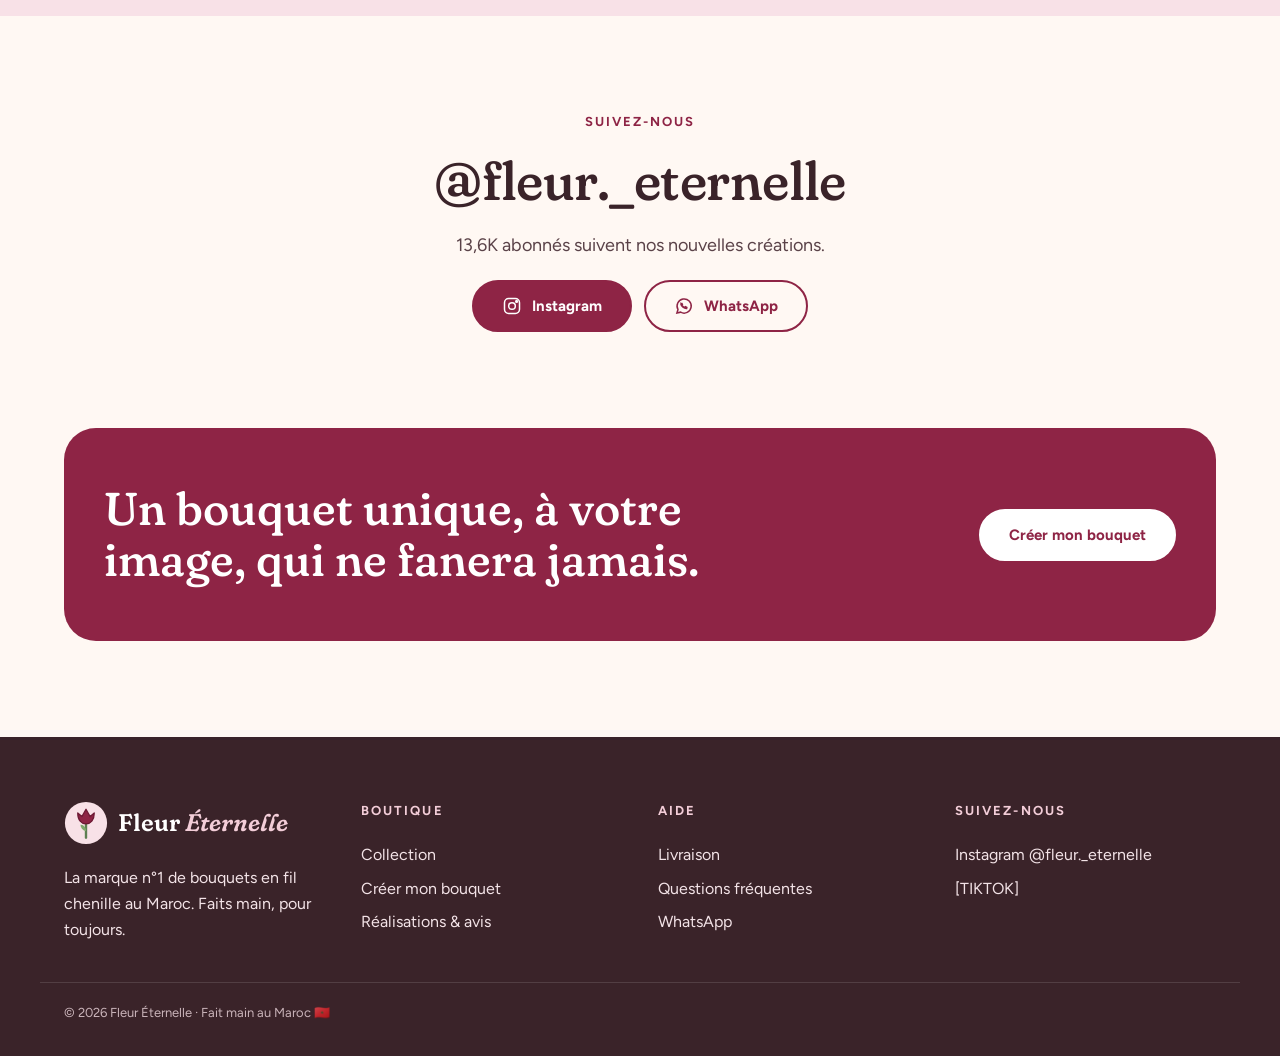
<file: livraison.html>
<!doctype html>
<html lang="fr">
<head>
<meta charset="utf-8">
<meta name="viewport" content="width=device-width, initial-scale=1">
<title>Livraison & contact — Fleur Éternelle</title>
<meta name="description" content="Livraison de bouquets en fil chenille partout au Maroc : délais, paiement, questions fréquentes et contact.">
<meta name="theme-color" content="#FFF8F3">
<link rel="preconnect" href="https://fonts.googleapis.com">
<link rel="preconnect" href="https://fonts.gstatic.com" crossorigin>
<link href="https://fonts.googleapis.com/css2?family=Figtree:wght@400;600;700;800&amp;family=Fraunces:ital,opsz,wght,SOFT,WONK@0,9..144,400..700,0..100,0..1;1,9..144,400..700,0..100,0..1&amp;display=swap" rel="stylesheet">
<link rel="stylesheet" href="style.css">
<script src="main.js" defer></script>
</head>
<body>
<div class="promo">📦 Livraison partout au Maroc · Fleurs faites main qui durent pour toujours</div>
<header class="header">
<div class="wrap">
<a class="brand" href="index.html" aria-label="Fleur Éternelle, accueil"><svg viewBox="0 0 48 48" aria-hidden="true"><circle cx="24" cy="24" r="23" fill="#F8E1E7"/><path d="M24 40V25" stroke="#5E7F52" stroke-width="2.6" stroke-linecap="round"/><path d="M24 33c-4-1-6-4-6-7 3 0 5 2 6 5" fill="#7FA86C"/><path d="M15 13c0 8 4 12 9 12s9-4 9-12l-4.5 4L24 9l-4.5 8z" fill="#8E2445" stroke="#6E1A35" stroke-width="1.4" stroke-linejoin="round"/></svg><b>Fleur <i>Éternelle</i></b></a>
<nav class="nav" id="nav" aria-label="Navigation principale">
<a href="index.html">Accueil</a>
<a href="collection.html">Collection</a>
<a href="personnaliser.html">Personnaliser</a>
<a href="galerie.html">Réalisations</a>
<a href="livraison.html" aria-current="page">Livraison & contact</a>
<a class="btn btn-fill" href="personnaliser.html">Créer mon bouquet</a>
</nav>
<a class="btn btn-fill btn-sm" href="personnaliser.html">Créer mon bouquet</a>
<button class="burger" type="button" aria-label="Menu" aria-expanded="false" aria-controls="nav"><svg width="22" height="22" viewBox="0 0 24 24" fill="none" stroke="currentColor" stroke-width="2" aria-hidden="true"><path d="M3 7h18M3 12h18M3 17h18"></path></svg></button>
</div>
</header>
<section class="wrap pagehead"><span class="eyebrow">Livraison & contact</span><h1>Partout au <em>Maroc</em> 🇲🇦</h1><p class="lead">De Tanger à Agadir, votre bouquet voyage protégé jusqu'à votre porte.</p></section>
<main>
<section class="wrap" style="padding-bottom:80px">
<div class="info-grid">
<div class="info"><span class="ic"><svg width="24" height="24" viewBox="0 0 24 24" fill="none" stroke="currentColor" stroke-width="1.8" stroke-linecap="round" stroke-linejoin="round" aria-hidden="true"><circle cx="12" cy="12" r="9"/><path d="M12 7v5l3 2"/></svg></span><h3>Fabrication</h3><p>[X] jours ouvrés pour créer votre bouquet à la main.</p></div>
<div class="info"><span class="ic"><svg width="24" height="24" viewBox="0 0 24 24" fill="none" stroke="currentColor" stroke-width="1.8" stroke-linecap="round" stroke-linejoin="round" aria-hidden="true"><path d="M3 6h11v10H3zM14 9h4l3 3v4h-7"/><circle cx="7" cy="17.5" r="1.8"/><circle cx="17" cy="17.5" r="1.8"/></svg></span><h3>Livraison</h3><p>[X] à [X] jours selon la ville. Frais : [PRIX] DH.</p></div>
<div class="info"><span class="ic"><svg width="24" height="24" viewBox="0 0 24 24" fill="none" stroke="currentColor" stroke-width="1.8" stroke-linecap="round" stroke-linejoin="round" aria-hidden="true"><rect x="3" y="8" width="18" height="4" rx="1"/><path d="M5 12v8h14v-8M12 8v12M12 8c-2-4-6-4-6-1.5S10 8 12 8zm0 0c2-4 6-4 6-1.5S14 8 12 8z"/></svg></span><h3>Paiement</h3><p>[Paiement à la livraison / virement : à confirmer.]</p></div>
<div class="info"><span class="ic"><svg width="24" height="24" viewBox="0 0 24 24" fill="none" stroke="currentColor" stroke-width="1.8" stroke-linecap="round" stroke-linejoin="round" aria-hidden="true"><path d="M4 5h16v11H9l-5 4z"/></svg></span><h3>Contact</h3><p>Une question, un bouquet spécial ? Écrivez-nous, on répond vite.</p><a class="link" href="#" data-wa="Bonjour Fleur Éternelle ! J'ai une question.">WhatsApp</a></div>
</div>
<div class="center" style="margin-top:48px;gap:18px"><p class="sub" style="margin:0">On livre notamment à :</p><div class="cities"><span>Casablanca</span><span>Rabat</span><span>Marrakech</span><span>Tanger</span><span>Fès</span><span>Agadir</span><span>Meknès</span><span>Oujda</span><span>Kénitra</span><span>Tétouan</span><span>El Jadida</span><span>+ toutes les villes</span></div></div>
</section>
<section class="tint" id="faq">
<div class="wrap section">
<div class="center" style="margin-bottom:40px;gap:12px"><span class="eyebrow">FAQ</span><h2 class="title">Questions <em>fréquentes</em></h2></div>
<div class="faq">
<details open><summary>Combien de temps dure un bouquet en fil chenille ?</summary><p>Pour toujours ! Il ne fane pas et garde ses couleurs. Évitez simplement l'humidité et le soleil direct prolongé.</p></details>
<details><summary>Comment passer commande ?</summary><p>Choisissez un modèle dans la collection ou créez le vôtre dans « Créer mon bouquet ». Votre commande s'ouvre dans WhatsApp, nous la confirmons avec vous avant de commencer.</p></details>
<details><summary>Puis-je demander des couleurs ou des fleurs qui ne sont pas proposées ?</summary><p>Oui, indiquez-le dans votre message WhatsApp. Nous faisons aussi des créations sur mesure (mariage, entreprise, grandes quantités).</p></details>
<details><summary>Combien de temps à l'avance commander ?</summary><p>[À confirmer.] Pour la Saint-Valentin et la fête des mères, commandez le plus tôt possible : les places sont limitées.</p></details>
<details><summary>Comment entretenir mon bouquet ?</summary><p>Un petit coup de sèche-cheveux à froid ou un pinceau doux pour enlever la poussière, et c'est tout.</p></details>
</div>
</div>
</section>
<section class="wrap section center" style="gap:20px">
<span class="eyebrow">Suivez-nous</span>
<h2 class="title">@fleur._eternelle</h2>
<p class="lead">13,6K abonnés suivent nos nouvelles créations.</p>
<div style="display:flex;flex-wrap:wrap;gap:12px;justify-content:center"><a class="btn btn-fill" href="https://www.instagram.com/fleur._eternelle/" target="_blank" rel="noopener"><svg width="20" height="20" viewBox="0 0 24 24" fill="none" stroke="currentColor" stroke-width="1.8" stroke-linecap="round" stroke-linejoin="round" aria-hidden="true"><rect x="3" y="3" width="18" height="18" rx="5"/><circle cx="12" cy="12" r="4"/><circle cx="17.5" cy="6.5" r="1" fill="currentColor"/></svg> Instagram</a><a class="btn" href="#" data-wa="Bonjour Fleur Éternelle !"><svg width="20" height="20" viewBox="0 0 24 24" fill="none" stroke="currentColor" stroke-width="1.8" aria-hidden="true"><path d="M3.5 20.5l1.3-4.3A8.5 8.5 0 1 1 8 19.4z"></path><path d="M9 9.5c.3 1.8 1.7 3.6 3.6 4.4l1-1 1.8.8-.3 1.4c-2.7.3-6.4-2.6-6.9-5.6l1.4-.4.8 1.8z"></path></svg> WhatsApp</a></div>
</section>
</main>
<section class="wrap" style="padding-bottom:96px">
<div class="cta">
<h2>Un bouquet unique, à votre image, qui ne fanera jamais.</h2>
<a class="btn" href="personnaliser.html">Créer mon bouquet</a>
</div>
</section>
<footer class="footer">
<div class="wrap cols">
<div><a class="brand" href="index.html" aria-label="Fleur Éternelle, accueil"><svg viewBox="0 0 48 48" aria-hidden="true"><circle cx="24" cy="24" r="23" fill="#F8E1E7"/><path d="M24 40V25" stroke="#5E7F52" stroke-width="2.6" stroke-linecap="round"/><path d="M24 33c-4-1-6-4-6-7 3 0 5 2 6 5" fill="#7FA86C"/><path d="M15 13c0 8 4 12 9 12s9-4 9-12l-4.5 4L24 9l-4.5 8z" fill="#8E2445" stroke="#6E1A35" stroke-width="1.4" stroke-linejoin="round"/></svg><b>Fleur <i>Éternelle</i></b></a><p style="margin-top:12px">La marque n°1 de bouquets en fil chenille au Maroc. Faits main, pour toujours.</p></div>
<div><h3>Boutique</h3><a href="collection.html">Collection</a><a href="personnaliser.html">Créer mon bouquet</a><a href="galerie.html">Réalisations &amp; avis</a></div>
<div><h3>Aide</h3><a href="livraison.html">Livraison</a><a href="livraison.html#faq">Questions fréquentes</a><a href="#" data-wa="Bonjour Fleur Éternelle !">WhatsApp</a></div>
<div><h3>Suivez-nous</h3><a href="https://www.instagram.com/fleur._eternelle/" target="_blank" rel="noopener">Instagram @fleur._eternelle</a><span>[TIKTOK]</span></div>
</div>
<div class="wrap copy">© 2026 Fleur Éternelle · Fait main au Maroc 🇲🇦</div>
</footer>
<a class="wa-float" href="#" data-wa="Bonjour Fleur Éternelle ! 💐" aria-label="Écrire sur WhatsApp"><svg width="28" height="28" viewBox="0 0 24 24" fill="none" stroke="currentColor" stroke-width="1.8" aria-hidden="true"><path d="M3.5 20.5l1.3-4.3A8.5 8.5 0 1 1 8 19.4z"></path><path d="M9 9.5c.3 1.8 1.7 3.6 3.6 4.4l1-1 1.8.8-.3 1.4c-2.7.3-6.4-2.6-6.9-5.6l1.4-.4.8 1.8z"></path></svg></a>
</body>
</html>
</file>
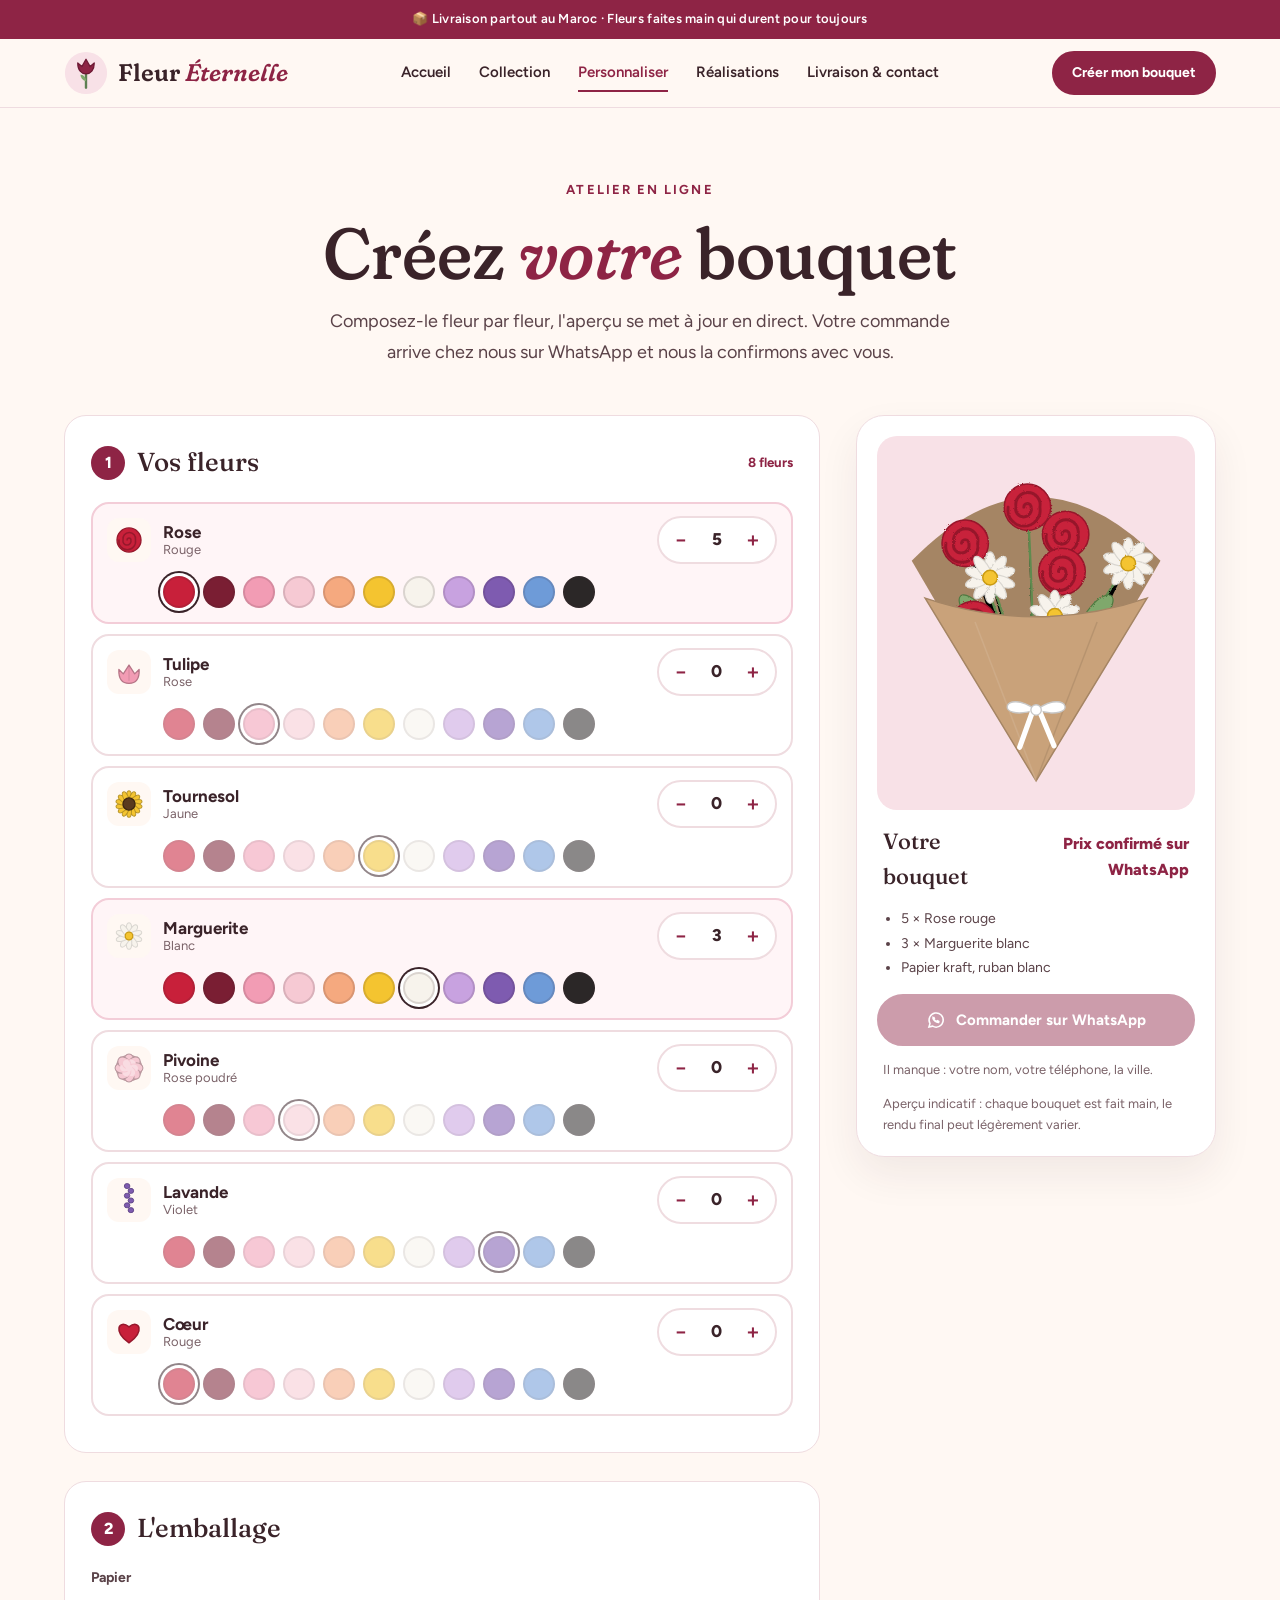
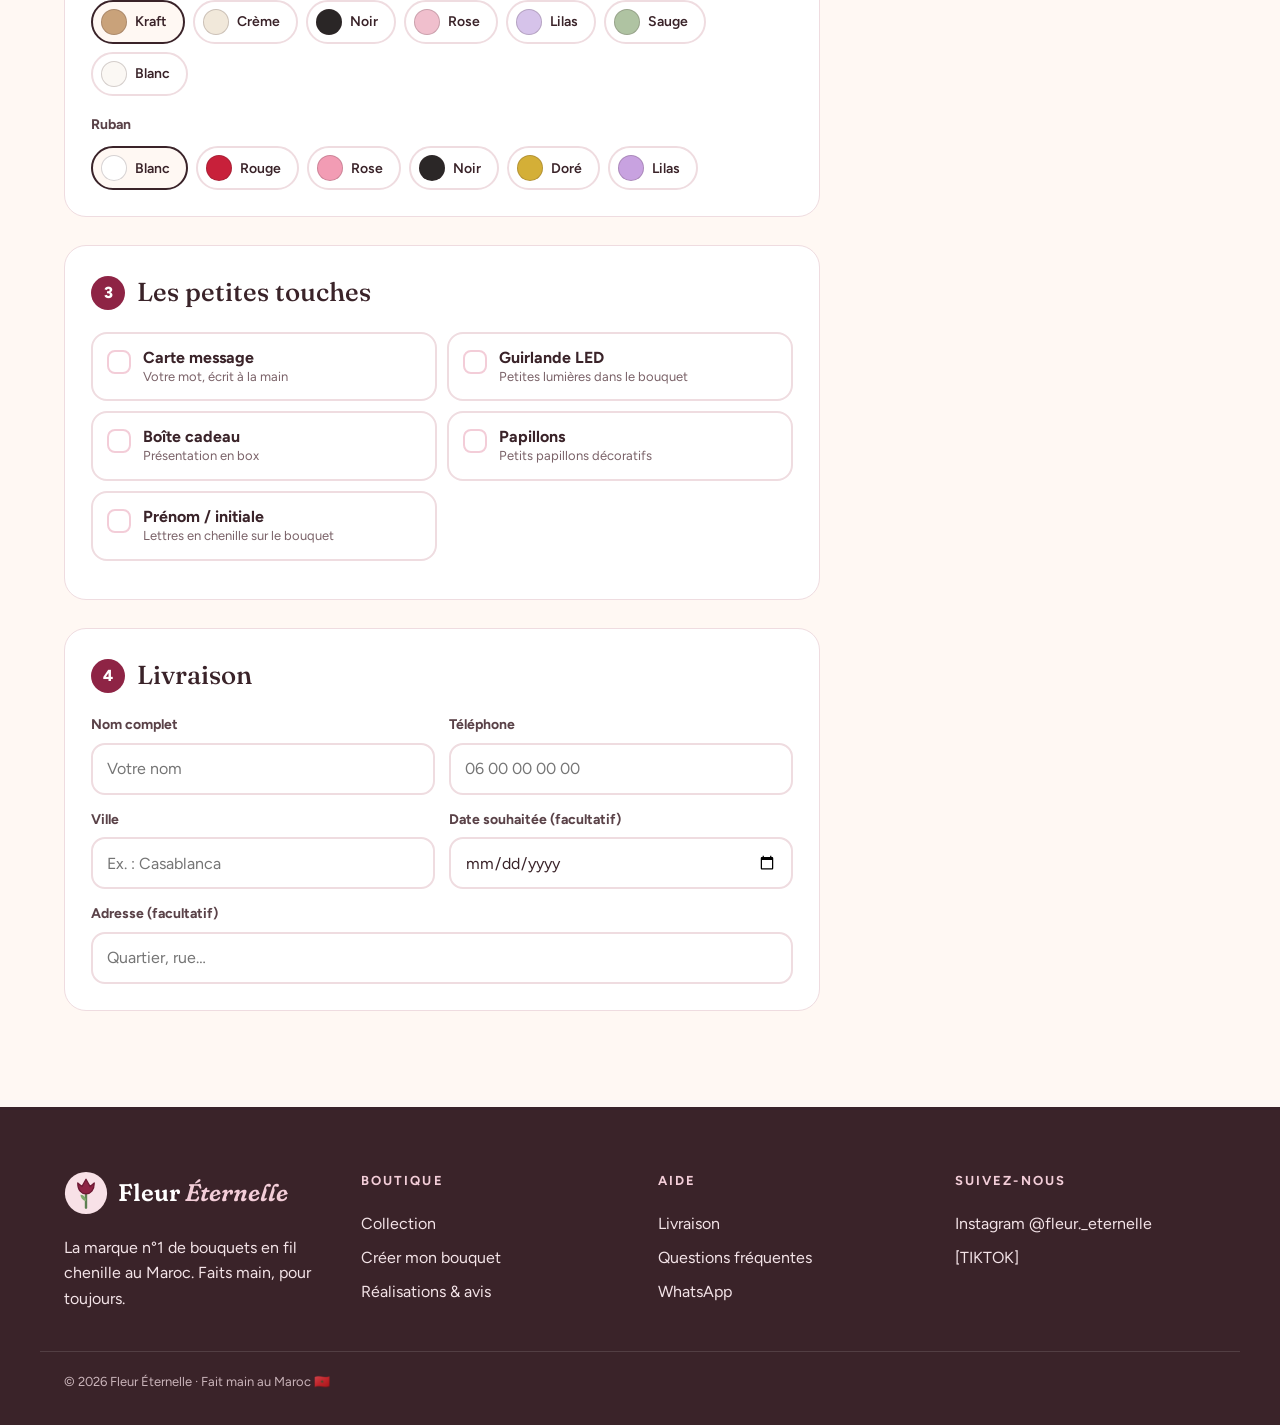
<file: personnaliser.html>
<!doctype html>
<html lang="fr">
<head>
<meta charset="utf-8">
<meta name="viewport" content="width=device-width, initial-scale=1">
<title>Créer mon bouquet — Fleur Éternelle</title>
<meta name="description" content="Composez votre bouquet en fil chenille : fleurs, couleurs, emballage et options, avec aperçu en direct. Commande sur WhatsApp.">
<meta name="theme-color" content="#FFF8F3">
<link rel="preconnect" href="https://fonts.googleapis.com">
<link rel="preconnect" href="https://fonts.gstatic.com" crossorigin>
<link href="https://fonts.googleapis.com/css2?family=Figtree:wght@400;600;700;800&amp;family=Fraunces:ital,opsz,wght,SOFT,WONK@0,9..144,400..700,0..100,0..1;1,9..144,400..700,0..100,0..1&amp;display=swap" rel="stylesheet">
<link rel="stylesheet" href="style.css">
<script src="main.js" defer></script>
</head>
<body>
<div class="promo">📦 Livraison partout au Maroc · Fleurs faites main qui durent pour toujours</div>
<header class="header">
<div class="wrap">
<a class="brand" href="index.html" aria-label="Fleur Éternelle, accueil"><svg viewBox="0 0 48 48" aria-hidden="true"><circle cx="24" cy="24" r="23" fill="#F8E1E7"/><path d="M24 40V25" stroke="#5E7F52" stroke-width="2.6" stroke-linecap="round"/><path d="M24 33c-4-1-6-4-6-7 3 0 5 2 6 5" fill="#7FA86C"/><path d="M15 13c0 8 4 12 9 12s9-4 9-12l-4.5 4L24 9l-4.5 8z" fill="#8E2445" stroke="#6E1A35" stroke-width="1.4" stroke-linejoin="round"/></svg><b>Fleur <i>Éternelle</i></b></a>
<nav class="nav" id="nav" aria-label="Navigation principale">
<a href="index.html">Accueil</a>
<a href="collection.html">Collection</a>
<a href="personnaliser.html" aria-current="page">Personnaliser</a>
<a href="galerie.html">Réalisations</a>
<a href="livraison.html">Livraison & contact</a>
<a class="btn btn-fill" href="personnaliser.html">Créer mon bouquet</a>
</nav>
<a class="btn btn-fill btn-sm" href="personnaliser.html">Créer mon bouquet</a>
<button class="burger" type="button" aria-label="Menu" aria-expanded="false" aria-controls="nav"><svg width="22" height="22" viewBox="0 0 24 24" fill="none" stroke="currentColor" stroke-width="2" aria-hidden="true"><path d="M3 7h18M3 12h18M3 17h18"></path></svg></button>
</div>
</header>
<section class="wrap pagehead"><span class="eyebrow">Atelier en ligne</span><h1>Créez <em>votre</em> bouquet</h1><p class="lead">Composez-le fleur par fleur, l'aperçu se met à jour en direct. Votre commande arrive chez nous sur WhatsApp et nous la confirmons avec vous.</p></section>
<main>
<section class="wrap" style="padding-bottom:96px">
<div class="builder" id="builder">
<div class="steps-col">
<div class="from-model" id="from-model" hidden><span>Modèle de départ : <b id="from-model-name"></b>. Modifiez-le comme vous voulez.</span><button type="button" class="textbtn" id="reset">Repartir de zéro</button></div>
<div class="panel">
<div class="ph-h"><span class="n">1</span><h2>Vos fleurs</h2><small id="count">0 fleur</small></div>
<div id="flower-list" tabindex="-1"></div>
<p class="note" id="count-hint" aria-live="polite"></p>
</div>
<div class="panel">
<div class="ph-h"><span class="n">2</span><h2>L'emballage</h2></div>
<p class="sub">Papier</p><div class="chips" id="paper-list" role="group" aria-label="Couleur du papier"></div>
<p class="sub">Ruban</p><div class="chips" id="ribbon-list" role="group" aria-label="Couleur du ruban"></div>
</div>
<div class="panel">
<div class="ph-h"><span class="n">3</span><h2>Les petites touches</h2></div>
<div class="opts" id="option-list"></div>
<div class="fields extra">
<label class="full" id="nom-wrap" hidden>Prénom ou initiale (12 caractères max.)<input type="text" id="f-nom" maxlength="12" placeholder="Ex. : Salma"></label>
<label class="full" id="carte-wrap" hidden>Message de la carte<textarea id="f-carte" rows="3" maxlength="200" placeholder="Ex. : Joyeux anniversaire mon amour ❤️"></textarea></label>
</div>
</div>
<div class="panel" id="infos">
<div class="ph-h"><span class="n">4</span><h2>Livraison</h2></div>
<div class="fields">
<label>Nom complet<input type="text" id="f-name" autocomplete="name" placeholder="Votre nom"></label>
<label>Téléphone<input type="tel" id="f-phone" autocomplete="tel" inputmode="tel" placeholder="06 00 00 00 00"></label>
<label>Ville<input type="text" id="f-city" list="cities" autocomplete="address-level2" placeholder="Ex. : Casablanca"></label>
<label>Date souhaitée (facultatif)<input type="date" id="f-date"></label>
<label class="full">Adresse (facultatif)<input type="text" id="f-address" autocomplete="street-address" placeholder="Quartier, rue…"></label>
</div>
<datalist id="cities"><option value="Casablanca"><option value="Rabat"><option value="Marrakech"><option value="Tanger"><option value="Fès"><option value="Agadir"><option value="Meknès"><option value="Oujda"><option value="Kénitra"><option value="Tétouan"><option value="El Jadida"><option value="Mohammedia"></datalist>
</div>
</div>
<aside aria-label="Aperçu et récapitulatif">
<div class="preview" id="preview" aria-live="polite"></div>
<div class="sumrow"><b>Votre bouquet</b><span id="price"></span></div>
<ul class="recap" id="recap"></ul>
<a class="btn btn-fill" id="send" href="#" target="_blank" rel="noopener"><svg width="20" height="20" viewBox="0 0 24 24" fill="none" stroke="currentColor" stroke-width="1.8" aria-hidden="true"><path d="M3.5 20.5l1.3-4.3A8.5 8.5 0 1 1 8 19.4z"></path><path d="M9 9.5c.3 1.8 1.7 3.6 3.6 4.4l1-1 1.8.8-.3 1.4c-2.7.3-6.4-2.6-6.9-5.6l1.4-.4.8 1.8z"></path></svg> Commander sur WhatsApp</a>
<p class="note" id="hint" aria-live="polite"></p>
<p class="note">Aperçu indicatif : chaque bouquet est fait main, le rendu final peut légèrement varier.</p>
</aside>
</div>
</section>
</main>
<footer class="footer">
<div class="wrap cols">
<div><a class="brand" href="index.html" aria-label="Fleur Éternelle, accueil"><svg viewBox="0 0 48 48" aria-hidden="true"><circle cx="24" cy="24" r="23" fill="#F8E1E7"/><path d="M24 40V25" stroke="#5E7F52" stroke-width="2.6" stroke-linecap="round"/><path d="M24 33c-4-1-6-4-6-7 3 0 5 2 6 5" fill="#7FA86C"/><path d="M15 13c0 8 4 12 9 12s9-4 9-12l-4.5 4L24 9l-4.5 8z" fill="#8E2445" stroke="#6E1A35" stroke-width="1.4" stroke-linejoin="round"/></svg><b>Fleur <i>Éternelle</i></b></a><p style="margin-top:12px">La marque n°1 de bouquets en fil chenille au Maroc. Faits main, pour toujours.</p></div>
<div><h3>Boutique</h3><a href="collection.html">Collection</a><a href="personnaliser.html">Créer mon bouquet</a><a href="galerie.html">Réalisations &amp; avis</a></div>
<div><h3>Aide</h3><a href="livraison.html">Livraison</a><a href="livraison.html#faq">Questions fréquentes</a><a href="#" data-wa="Bonjour Fleur Éternelle !">WhatsApp</a></div>
<div><h3>Suivez-nous</h3><a href="https://www.instagram.com/fleur._eternelle/" target="_blank" rel="noopener">Instagram @fleur._eternelle</a><span>[TIKTOK]</span></div>
</div>
<div class="wrap copy">© 2026 Fleur Éternelle · Fait main au Maroc 🇲🇦</div>
</footer>
</body>
</html>
</file>
<file: style.css>
/* Fleur Éternelle — feuille de style */
:root{
  --bg:#FFF8F3; --paper:#FFFFFF; --blush:#F8E1E7; --blush2:#F3CDD8; --berry:#8E2445; --berry-d:#6E1A35;
  --ink:#3A2329; --text:#5A4248; --muted:#7A6268; --line:#EFDCE0; --sage:#DDE8D6; --sage-d:#5E7F52; --butter:#FBEFC9;
  --display:'Fraunces', Georgia, serif; --sans:'Figtree', system-ui, sans-serif;
  --r:22px;
}
*,*::before,*::after{box-sizing:border-box}
html{-webkit-text-size-adjust:100%;scroll-behavior:smooth}
body{margin:0;background:var(--bg);color:var(--ink);font-family:var(--sans);line-height:1.6;overflow-x:clip}
img,svg{max-width:100%;display:block}
a{color:var(--berry)}a:hover{color:var(--berry-d)}
h1,h2,h3,p{margin:0}
button,input,select,textarea{font-family:inherit;color:inherit}
[hidden]{display:none!important}
.wrap{max-width:1200px;margin:0 auto;padding-left:24px;padding-right:24px}
.section{padding-top:96px;padding-bottom:96px}
.tint{background:var(--blush)}
.sage{background:var(--sage)}

.eyebrow{font-size:13px;font-weight:700;letter-spacing:.16em;text-transform:uppercase;color:var(--berry)}
.title{font-family:var(--display);font-weight:500;font-variation-settings:"SOFT" 100,"WONK" 1;font-size:clamp(34px,5vw,54px);line-height:1.05;letter-spacing:-.01em}
.title em{font-style:italic;color:var(--berry)}
.lead{font-size:18px;line-height:1.7;color:var(--text)}
.center{text-align:center;display:flex;flex-direction:column;align-items:center}
.stack{display:flex;flex-direction:column;gap:20px}
.row-head{display:flex;flex-wrap:wrap;justify-content:space-between;align-items:flex-end;gap:20px;margin-bottom:44px}
.row-head .stack{gap:12px}

.btn{display:inline-flex;align-items:center;justify-content:center;gap:10px;min-height:52px;padding:0 28px;border-radius:999px;font-size:15px;font-weight:700;text-decoration:none;border:2px solid var(--berry);color:var(--berry);background:transparent;cursor:pointer;transition:background .2s,color .2s,transform .2s}
.btn:hover{background:var(--berry);color:#fff;transform:translateY(-1px)}
.btn-fill{background:var(--berry);color:#fff}
.btn-fill:hover{background:var(--berry-d);border-color:var(--berry-d)}
.btn-sm{min-height:44px;padding:0 18px;font-size:14px}
.btn.off{opacity:.45}
.link{font-weight:700;text-decoration:none;border-bottom:2px solid currentColor;padding-bottom:2px}

/* Header */
.promo{background:var(--berry);color:#fff;text-align:center;font-size:13px;font-weight:600;padding:9px 16px;letter-spacing:.02em}
.header{position:sticky;top:0;z-index:30;background:rgba(255,248,243,.95);backdrop-filter:blur(8px);-webkit-backdrop-filter:blur(8px);border-bottom:1px solid var(--line)}
.header .wrap{display:flex;align-items:center;justify-content:space-between;gap:20px;padding-top:12px;padding-bottom:12px}
.brand{display:flex;align-items:center;gap:10px;text-decoration:none;color:var(--ink)}
.brand svg{width:44px;height:44px}
.brand b{font-family:var(--display);font-weight:600;font-variation-settings:"SOFT" 100;font-size:24px;line-height:1}
.brand b i{color:var(--berry)}
.nav{display:flex;gap:28px;font-size:15px;font-weight:600}
.nav a{color:var(--ink);text-decoration:none;padding:6px 0;border-bottom:2px solid transparent}
.nav a:hover{color:var(--berry)}
.nav a[aria-current="page"]{color:var(--berry);border-bottom-color:var(--berry)}
.burger{display:none;width:48px;height:48px;border-radius:50%;border:2px solid var(--line);background:#fff;cursor:pointer;align-items:center;justify-content:center;color:var(--ink)}
@media (max-width:960px){
  .header .wrap>.btn{display:none}
  .burger{display:inline-flex}
  .nav{display:none;position:absolute;left:0;right:0;top:100%;flex-direction:column;gap:0;background:var(--bg);border-bottom:1px solid var(--line);padding:6px 24px 22px}
  .nav.open{display:flex}
  .nav a{padding:15px 0;border-bottom:1px solid var(--line)}
  .nav a[aria-current="page"]{border-bottom-color:var(--line)}
  .nav .btn{margin-top:16px;color:#fff;border-bottom:2px solid var(--berry)}
}
@media (min-width:961px){.nav .btn{display:none}}

/* Hero */
.hero{position:relative;overflow:hidden}
.hero .wrap{display:flex;flex-wrap:wrap;gap:48px;align-items:center;padding-top:64px;padding-bottom:80px}
.hero .copy{flex:1 1 460px;min-width:0;display:flex;flex-direction:column;gap:24px}
.hero h1{font-family:var(--display);font-weight:500;font-variation-settings:"SOFT" 100,"WONK" 1;font-size:clamp(46px,7.5vw,84px);line-height:1;letter-spacing:-.02em}
.hero h1 em{color:var(--berry)}
.hero .art{flex:1 1 400px;min-width:0;position:relative;display:flex;justify-content:center}
.blob{position:absolute;inset:6% 4% 0;background:var(--blush2);border-radius:46% 54% 48% 52% / 55% 45% 55% 45%;z-index:0}
.hero .art svg{position:relative;z-index:1;width:100%;max-width:460px;height:auto}
.badge{display:inline-flex;align-items:center;gap:8px;align-self:flex-start;background:var(--butter);color:var(--ink);font-weight:700;font-size:14px;padding:8px 16px;border-radius:999px}
.proof{display:flex;flex-wrap:wrap;gap:12px 28px;font-size:14px;font-weight:600;color:var(--text)}
.proof span{display:inline-flex;align-items:center;gap:8px}
.proof svg{color:var(--berry)}
.sticker{position:absolute;z-index:2;right:4%;top:6%;width:118px;height:118px;border-radius:50%;background:var(--berry);color:#fff;display:flex;flex-direction:column;align-items:center;justify-content:center;text-align:center;font-weight:700;font-size:13px;line-height:1.2;transform:rotate(10deg);box-shadow:0 10px 24px rgba(142,36,69,.25)}
.sticker b{font-family:var(--display);font-size:34px;line-height:1}

/* Bandeau */
.marquee{overflow:hidden;background:var(--ink);color:var(--bg)}
.marquee .track{display:flex;gap:40px;white-space:nowrap;width:max-content;padding:14px 0;animation:mq 32s linear infinite;font-family:var(--display);font-style:italic;font-size:20px}
@keyframes mq{to{transform:translateX(-50%)}}
@media (prefers-reduced-motion:reduce){.marquee .track{animation:none}}

/* Étapes */
.steps{display:grid;grid-template-columns:repeat(auto-fit,minmax(min(240px,100%),1fr));gap:24px}
.step{background:var(--paper);border-radius:var(--r);padding:32px 28px;display:flex;flex-direction:column;gap:12px;border:1px solid var(--line)}
.step .n{width:48px;height:48px;border-radius:50%;background:var(--blush);color:var(--berry);font-family:var(--display);font-size:24px;font-weight:600;display:flex;align-items:center;justify-content:center}
.step h3{font-family:var(--display);font-weight:500;font-size:24px}
.step p{color:var(--text)}

/* Produits */
.products{display:grid;grid-template-columns:repeat(auto-fill,minmax(min(260px,100%),1fr));gap:28px}
.product{background:var(--paper);border:1px solid var(--line);border-radius:var(--r);padding:14px 14px 20px;display:flex;flex-direction:column;gap:8px;transition:box-shadow .2s,transform .2s}
.product:hover{box-shadow:0 14px 34px rgba(58,35,41,.08);transform:translateY(-2px)}
.pimg{display:block;background:var(--blush);border-radius:16px;padding:10px 10px 0;margin-bottom:8px}
.product:nth-child(3n+2) .pimg{background:var(--sage)}
.product:nth-child(3n+3) .pimg{background:var(--butter)}
.pimg svg{width:100%;height:auto;aspect-ratio:400/470}
.product .tag{font-size:12px;font-weight:700;letter-spacing:.08em;text-transform:uppercase;color:var(--muted);padding:0 6px}
.product h3{font-family:var(--display);font-weight:500;font-size:24px;padding:0 6px}
.product p{font-size:14px;color:var(--text);padding:0 6px;min-height:44px}
.prow{padding:0 6px}
.price{font-weight:800;color:var(--berry);font-size:17px}
.pact{display:flex;gap:8px;padding:6px 6px 0;margin-top:auto}
.pact .btn{flex:1;padding:0 10px}
.filters{display:flex;flex-wrap:wrap;justify-content:center;gap:10px}
.pill{min-height:44px;padding:0 20px;border-radius:999px;border:2px solid var(--line);background:#fff;font-weight:700;font-size:14px;cursor:pointer}
.pill.on{background:var(--ink);border-color:var(--ink);color:#fff}

/* Pourquoi */
.whys{display:grid;grid-template-columns:repeat(auto-fit,minmax(min(230px,100%),1fr));gap:20px}
.why{display:flex;flex-direction:column;gap:10px;padding:28px;border-radius:var(--r);background:rgba(255,255,255,.6)}
.why .ic{width:52px;height:52px;border-radius:16px;background:#fff;display:flex;align-items:center;justify-content:center;color:var(--berry)}
.why h3{font-family:var(--display);font-weight:500;font-size:22px}
.why p{color:var(--text);font-size:15px}

/* Avis */
.reviews{display:grid;grid-template-columns:repeat(auto-fit,minmax(min(280px,100%),1fr));gap:22px}
.review{background:var(--paper);border:1px solid var(--line);border-radius:var(--r);padding:28px;display:flex;flex-direction:column;gap:14px}
.stars{color:#E0A400;letter-spacing:2px;font-size:18px}
.review blockquote{margin:0;font-family:var(--display);font-style:italic;font-size:19px;line-height:1.5;color:var(--ink)}
.review .who{font-size:14px;font-weight:700;color:var(--muted)}

/* CTA */
.cta{background:var(--berry);color:#fff;border-radius:32px;padding:56px 40px;display:flex;flex-wrap:wrap;gap:28px;align-items:center;justify-content:space-between}
.cta h2{font-family:var(--display);font-weight:500;font-variation-settings:"SOFT" 100;font-size:clamp(30px,4.5vw,46px);line-height:1.1;max-width:640px}
.cta .btn{background:#fff;border-color:#fff;color:var(--berry)}
.cta .btn:hover{background:var(--blush);border-color:var(--blush)}

/* Page head */
.pagehead{text-align:center;display:flex;flex-direction:column;align-items:center;gap:16px;padding-top:72px;padding-bottom:48px}
.pagehead h1{font-family:var(--display);font-weight:500;font-variation-settings:"SOFT" 100,"WONK" 1;font-size:clamp(42px,7vw,72px);line-height:1.02}
.pagehead h1 em{color:var(--berry)}
.pagehead .lead{max-width:620px}

/* Configurateur */
.builder{display:flex;flex-wrap:wrap;gap:36px;align-items:flex-start}
.builder .steps-col{flex:999 1 560px;min-width:0;display:flex;flex-direction:column;gap:28px}
.builder aside{flex:1 1 360px;min-width:0;position:sticky;top:96px;background:var(--paper);border:1px solid var(--line);border-radius:28px;padding:20px;display:flex;flex-direction:column;gap:14px;box-shadow:0 18px 40px rgba(58,35,41,.07)}
@media (max-width:960px){.builder aside{position:static;order:-1}}
.panel{background:var(--paper);border:1px solid var(--line);border-radius:var(--r);padding:26px}
.ph-h{display:flex;align-items:center;gap:12px;margin-bottom:18px}
.ph-h .n{width:34px;height:34px;flex:0 0 auto;border-radius:50%;background:var(--berry);color:#fff;font-weight:800;display:flex;align-items:center;justify-content:center}
.ph-h h2{font-family:var(--display);font-weight:500;font-size:26px}
.ph-h small{margin-left:auto;font-weight:700;color:var(--berry)}
.frow{border:2px solid var(--line);border-radius:18px;padding:12px 14px;margin-bottom:10px;transition:border-color .2s,background .2s}
.frow.active{border-color:var(--blush2);background:#FFF5F7}
.fhead{display:flex;align-items:center;gap:12px}
.ficon{width:44px;height:44px;flex:0 0 auto;border-radius:12px;background:var(--bg);padding:3px}
.ficon svg{width:100%;height:100%}
.fname{flex:1;min-width:0;display:flex;flex-direction:column;line-height:1.2}
.fname b{font-size:17px}
.fname small{font-size:13px;color:var(--muted)}
.qty{display:inline-flex;align-items:center;border:2px solid var(--line);border-radius:999px;background:#fff}
.qty button{width:44px;height:44px;border:0;background:transparent;font-size:22px;font-weight:600;cursor:pointer;color:var(--berry);border-radius:50%}
.qty .q{min-width:28px;text-align:center;font-weight:800;font-size:17px}
.swatches{display:flex;flex-wrap:wrap;gap:8px;padding:12px 0 2px 56px;opacity:.55;transition:opacity .2s}
.frow.active .swatches,.swatches:hover{opacity:1}
.sw{width:32px;height:32px;border-radius:50%;background:var(--c);border:2px solid rgba(58,35,41,.15);cursor:pointer;position:relative}
.sw.on{box-shadow:0 0 0 3px #fff,0 0 0 5px var(--ink)}
@media (max-width:520px){.swatches{padding-left:0}.sw{width:36px;height:36px}}
.chips{display:flex;flex-wrap:wrap;gap:8px}
.chip{display:inline-flex;align-items:center;gap:8px;min-height:44px;padding:0 16px 0 8px;border-radius:999px;border:2px solid var(--line);background:#fff;font-weight:600;font-size:14px;cursor:pointer}
.chip span{width:26px;height:26px;border-radius:50%;border:1px solid rgba(58,35,41,.2)}
.chip.on{border-color:var(--ink);background:var(--bg)}
.sub{font-weight:700;font-size:14px;margin:18px 0 10px;color:var(--text)}
.sub:first-of-type{margin-top:0}
.opts{display:grid;grid-template-columns:repeat(auto-fit,minmax(min(230px,100%),1fr));gap:10px}
.optc{display:flex;gap:12px;align-items:flex-start;padding:14px;border:2px solid var(--line);border-radius:16px;cursor:pointer;background:#fff}
.optc input{position:absolute;opacity:0;width:1px;height:1px}
.optc .box{width:24px;height:24px;flex:0 0 auto;border-radius:8px;border:2px solid var(--blush2);margin-top:2px;display:flex;align-items:center;justify-content:center}
.optc input:checked+.box{background:var(--berry);border-color:var(--berry)}
.optc input:checked+.box::after{content:"";width:10px;height:6px;border-left:2.5px solid #fff;border-bottom:2.5px solid #fff;transform:rotate(-45deg) translateY(-1px)}
.optc input:focus-visible+.box{outline:3px solid var(--ink);outline-offset:2px}
.optc:has(input:checked){border-color:var(--berry);background:#FFF5F7}
.optc .t{display:flex;flex-direction:column;line-height:1.3}
.optc small{color:var(--muted);font-size:13px}
.fields{display:grid;grid-template-columns:repeat(auto-fit,minmax(min(230px,100%),1fr));gap:14px}
.fields label{display:flex;flex-direction:column;gap:6px;font-size:14px;font-weight:700;color:var(--text)}
.fields .full{grid-column:1/-1}
.fields input,.fields textarea,.fields select{border:2px solid var(--line);border-radius:14px;background:#fff;padding:12px 14px;font-size:16px;font-weight:400;color:var(--ink);-webkit-appearance:none;appearance:none}
.fields input,.fields select{height:52px}
.fields select{background-image:linear-gradient(45deg,transparent 50%,var(--berry) 50%),linear-gradient(135deg,var(--berry) 50%,transparent 50%);background-position:calc(100% - 20px) 22px,calc(100% - 15px) 22px;background-size:5px 5px;background-repeat:no-repeat}
.fields input:focus,.fields textarea:focus,.fields select:focus{outline:none;border-color:var(--berry)}
.extra{margin-top:12px}
.preview{background:var(--blush);border-radius:20px;padding:10px 10px 0;aspect-ratio:400/470;display:flex;align-items:center;justify-content:center}
.preview svg{width:100%;height:100%}
.preview .empty{color:var(--muted);text-align:center;padding:24px;font-weight:600}
.sumrow{display:flex;justify-content:space-between;align-items:baseline;gap:12px;padding:0 6px}
.sumrow b{font-family:var(--display);font-size:22px;font-weight:500}
#price{font-weight:800;color:var(--berry);text-align:right}
.recap{margin:0;padding:0 6px 0 24px;font-size:14px;color:var(--text);display:flex;flex-direction:column;gap:2px}
.note{font-size:13px;color:var(--muted);padding:0 6px}
.from-model{background:var(--butter);border-radius:14px;padding:12px 16px;font-size:14px;display:flex;justify-content:space-between;gap:12px;align-items:center;flex-wrap:wrap}
.textbtn{background:none;border:0;padding:8px 0;font-weight:700;color:var(--berry);cursor:pointer;text-decoration:underline;min-height:44px}

/* Galerie */
.gallery{display:grid;grid-template-columns:repeat(auto-fill,minmax(min(230px,100%),1fr));grid-auto-rows:260px;grid-auto-flow:dense;gap:14px}
.gallery button{border:0;padding:0;border-radius:var(--r);overflow:hidden;cursor:zoom-in;position:relative;background:var(--blush)}
.gallery button:nth-child(4n+2){background:var(--sage)}
.gallery button:nth-child(4n+3){background:var(--butter)}
.gallery button:nth-child(4n+4){background:var(--blush2)}
.gallery .tall{grid-row:span 2}
.gallery .gi{width:100%;height:100%;display:flex;align-items:center;justify-content:center;padding:14px}
.gallery .gi svg{height:100%;width:auto}
.gallery .cap{position:absolute;left:12px;bottom:12px;background:rgba(255,255,255,.92);border-radius:999px;padding:6px 14px;font-size:13px;font-weight:700;color:var(--ink)}
.lightbox{position:fixed;inset:0;z-index:60;background:rgba(58,35,41,.88);display:none;flex-direction:column;align-items:center;justify-content:center;gap:14px;padding:24px}
.lightbox.open{display:flex}
.lb-inner{background:var(--blush);border-radius:28px;padding:20px;width:min(520px,100%);max-height:78vh;display:flex;align-items:center;justify-content:center}
.lb-inner svg{max-height:70vh;width:auto}
.lcap{color:#fff;font-family:var(--display);font-style:italic;font-size:24px;text-align:center}
.lightbox .close{position:absolute;top:16px;right:16px;width:48px;height:48px;border-radius:50%;border:2px solid #fff;background:transparent;color:#fff;cursor:pointer;display:flex;align-items:center;justify-content:center}

/* Contact */
.info-grid{display:grid;grid-template-columns:repeat(auto-fit,minmax(min(250px,100%),1fr));gap:20px}
.info{background:var(--paper);border:1px solid var(--line);border-radius:var(--r);padding:28px;display:flex;flex-direction:column;gap:10px}
.info .ic{width:48px;height:48px;border-radius:14px;background:var(--blush);color:var(--berry);display:flex;align-items:center;justify-content:center}
.info h3{font-family:var(--display);font-weight:500;font-size:22px}
.info p{color:var(--text)}
.faq{max-width:820px;margin:0 auto;display:flex;flex-direction:column;gap:12px}
.faq details{background:var(--paper);border:1px solid var(--line);border-radius:18px;padding:0 22px}
.faq summary{list-style:none;cursor:pointer;min-height:64px;display:flex;justify-content:space-between;align-items:center;gap:16px;font-weight:700;font-size:17px;padding:14px 0}
.faq summary::-webkit-details-marker{display:none}
.faq summary::after{content:"+";flex:0 0 auto;width:32px;height:32px;border-radius:50%;background:var(--blush);color:var(--berry);display:flex;align-items:center;justify-content:center;font-size:20px}
.faq details[open] summary::after{content:"−"}
.faq p{padding:0 0 20px;color:var(--text)}
.cities{display:flex;flex-wrap:wrap;gap:8px;justify-content:center}
.cities span{background:#fff;border:1px solid var(--line);border-radius:999px;padding:8px 16px;font-weight:600;font-size:14px}

/* Footer */
.footer{background:var(--ink);color:#F3E3E7;margin-top:0}
.footer .cols{display:grid;grid-template-columns:repeat(auto-fit,minmax(min(200px,100%),1fr));gap:36px;padding-top:64px;padding-bottom:40px}
.footer h3{font-size:13px;font-weight:700;letter-spacing:.16em;text-transform:uppercase;color:var(--blush2);margin-bottom:12px}
.footer .cols>div{display:flex;flex-direction:column;gap:8px}
.footer a{color:#F3E3E7;text-decoration:none}
.footer a:hover{color:#fff;text-decoration:underline}
.footer .brand b{color:#fff}
.footer .brand b i{color:var(--blush2)}
.footer .copy{border-top:1px solid rgba(255,255,255,.12);padding-top:20px;padding-bottom:32px;font-size:13px;color:#C9B3B9}
.wa-float{position:fixed;right:18px;bottom:18px;z-index:40;width:58px;height:58px;border-radius:50%;background:#25D366;color:#fff;display:flex;align-items:center;justify-content:center;box-shadow:0 10px 26px rgba(0,0,0,.2)}
.wa-float:hover{color:#fff;transform:scale(1.05)}

@media (max-width:600px){
  .section{padding-top:64px;padding-bottom:64px}
  .hero .wrap{padding-top:36px;padding-bottom:56px}
  .sticker{width:96px;height:96px;font-size:11px}.sticker b{font-size:26px}
  .cta{padding:40px 24px;border-radius:24px}
  .panel{padding:20px 16px}
}
</file>
